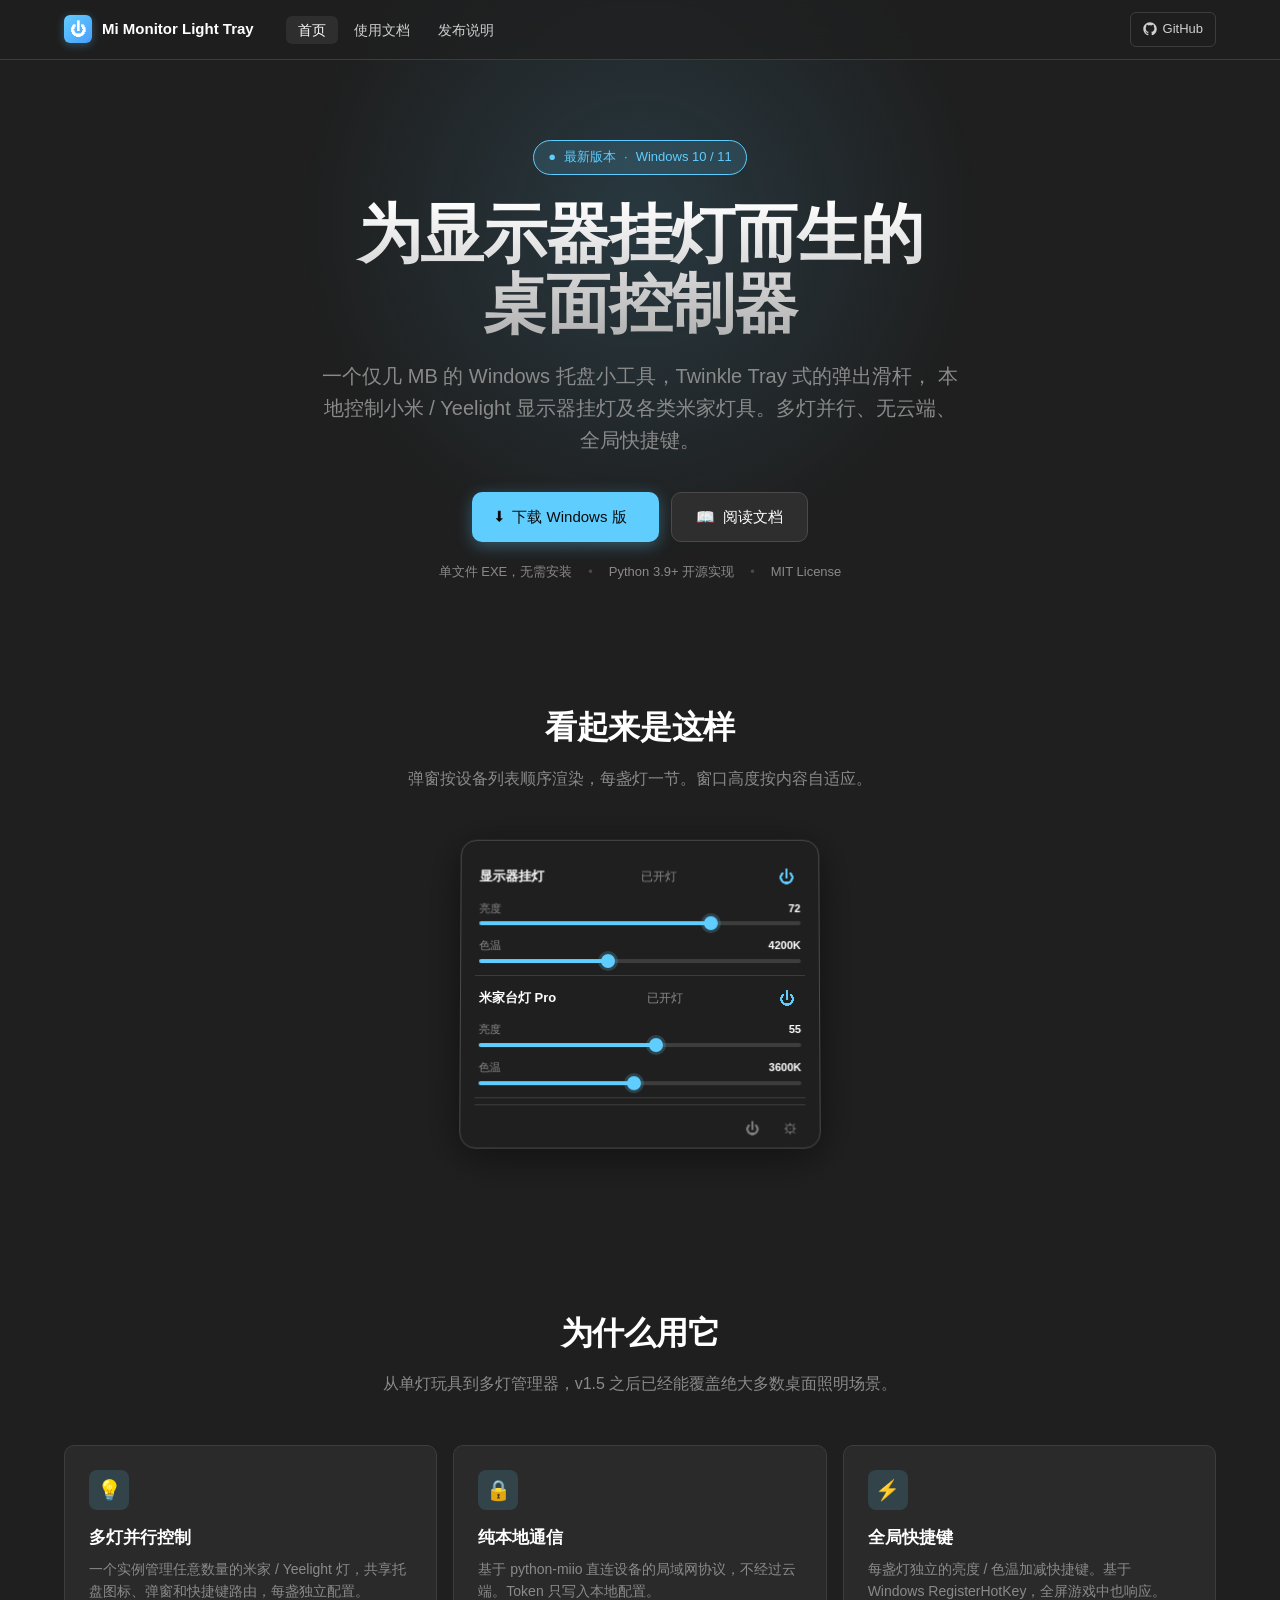
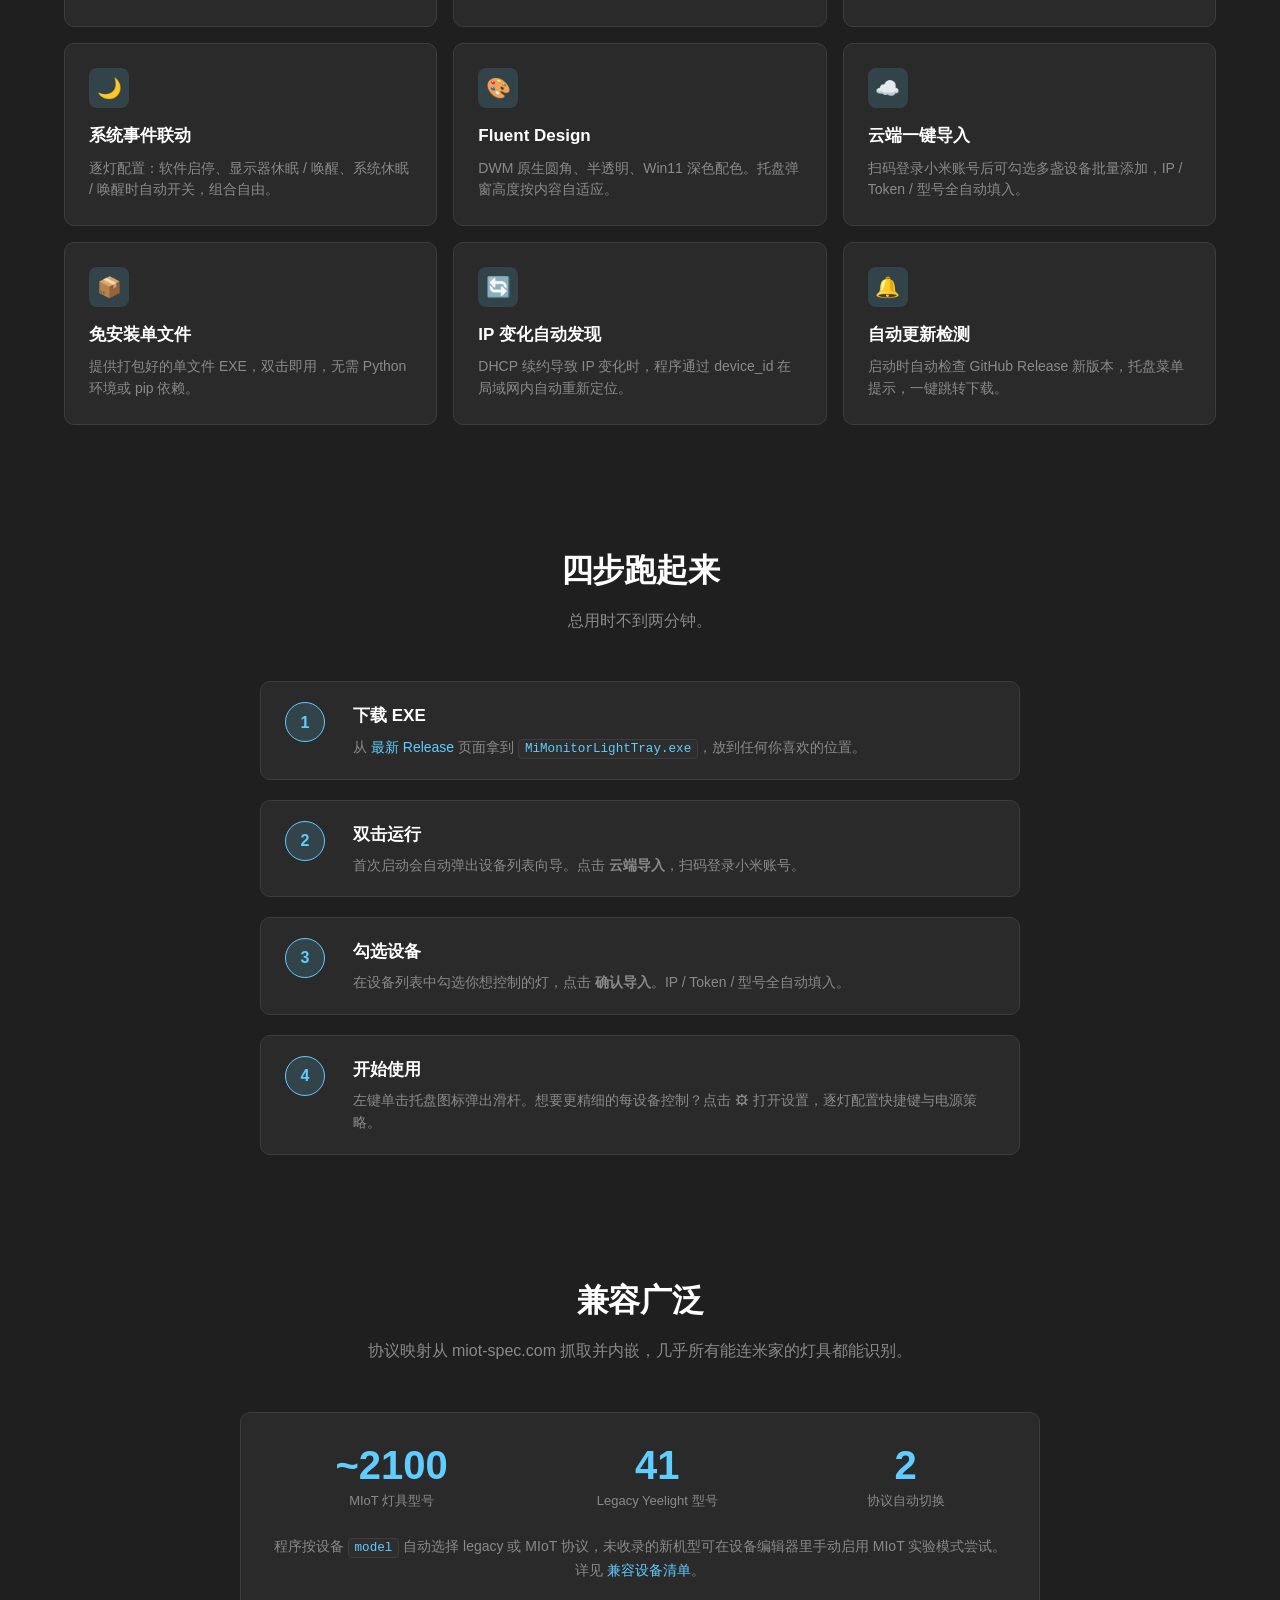
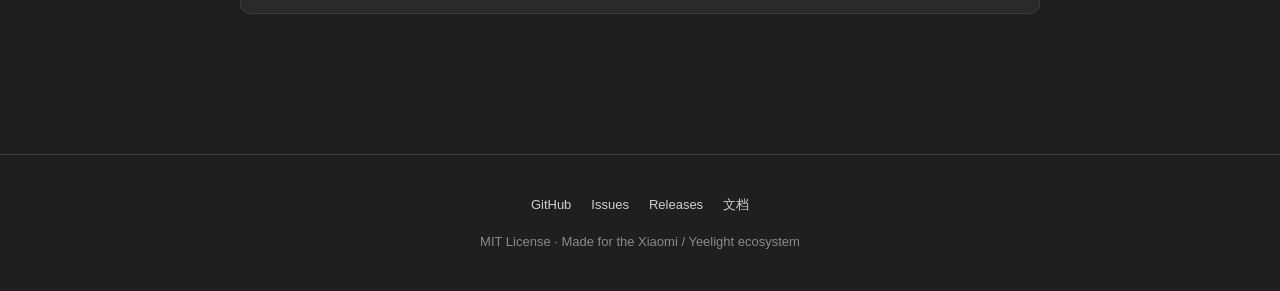
<file: docs/index.html>
<!DOCTYPE html>
<html lang="zh-CN">
<head>
<meta charset="UTF-8">
<meta name="viewport" content="width=device-width, initial-scale=1.0">
<title>Mi Monitor Light Tray — 小米显示器挂灯托盘控制器</title>
<meta name="description" content="Windows 系统托盘小工具，Twinkle Tray 式的弹出滑杆控制小米 / Yeelight 显示器挂灯。多灯并行、无云端、全局快捷键、免安装。">
<meta name="keywords" content="小米,Yeelight,显示器挂灯,Windows,托盘,亮度,色温,miio,Xiaomi">
<meta property="og:title" content="Mi Monitor Light Tray">
<meta property="og:description" content="Twinkle Tray 式的 Windows 托盘小工具，本地控制小米/Yeelight 挂灯与米家灯具。支持多灯并行。">
<meta property="og:type" content="website">
<link rel="icon" type="image/svg+xml" href="assets/img/favicon.svg">
<link rel="stylesheet" href="assets/css/style.css">
</head>
<body>

<nav class="nav">
    <div class="nav-inner">
        <a href="index.html" class="nav-logo">
            <span class="nav-logo-icon">⏻</span>
            <span>Mi Monitor Light Tray</span>
        </a>
        <ul class="nav-links">
            <li><a href="index.html">首页</a></li>
            <li><a href="guide.html">使用文档</a></li>
            <li><a href="releases.html">发布说明</a></li>
        </ul>
        <a href="https://github.com/awakaze/MiMonitorLightTray" class="nav-github" target="_blank" rel="noopener">
            <svg width="14" height="14" viewBox="0 0 24 24" fill="currentColor" aria-hidden="true">
                <path d="M12 .5C5.6.5.5 5.6.5 12c0 5.1 3.3 9.4 7.9 10.9.6.1.8-.3.8-.6v-2.2c-3.2.7-3.9-1.5-3.9-1.5-.5-1.4-1.3-1.7-1.3-1.7-1-.7.1-.7.1-.7 1.2.1 1.8 1.2 1.8 1.2 1 1.8 2.7 1.3 3.4 1 .1-.8.4-1.3.7-1.6-2.6-.3-5.3-1.3-5.3-5.8 0-1.3.5-2.3 1.2-3.2-.1-.3-.5-1.5.1-3.2 0 0 1-.3 3.2 1.2.9-.3 1.9-.4 2.9-.4s2 .1 2.9.4c2.2-1.5 3.2-1.2 3.2-1.2.6 1.6.2 2.9.1 3.2.7.8 1.2 1.9 1.2 3.2 0 4.5-2.8 5.5-5.4 5.8.4.4.8 1.1.8 2.2v3.3c0 .3.2.7.8.6 4.6-1.5 7.9-5.8 7.9-10.9C23.5 5.6 18.4.5 12 .5z"/>
            </svg>
            GitHub
        </a>
    </div>
</nav>

<main>

<section class="hero">
    <div class="hero-badge">
        <span>●</span>
        <span data-version>最新版本</span>
        <span>·</span>
        <span>Windows 10 / 11</span>
    </div>
    <h1>为显示器挂灯而生的<br>桌面控制器</h1>
    <p class="hero-sub">
        一个仅几 MB 的 Windows 托盘小工具，Twinkle Tray 式的弹出滑杆，
        本地控制小米 / Yeelight 显示器挂灯及各类米家灯具。多灯并行、无云端、全局快捷键。
    </p>
    <div class="hero-actions">
        <a class="btn btn-primary" data-download href="https://github.com/awakaze/MiMonitorLightTray/releases/latest" target="_blank" rel="noopener">
            <span>⬇</span>
            <span>下载 Windows 版</span>
            <span class="btn-size"></span>
        </a>
        <a class="btn btn-secondary" href="guide.html">
            <span>📖</span>
            <span>阅读文档</span>
        </a>
    </div>
    <div class="hero-meta">
        <span>单文件 EXE，无需安装</span>
        <span>Python 3.9+ 开源实现</span>
        <span>MIT License</span>
    </div>
</section>

<section>
    <h2 class="section-title">看起来是这样</h2>
    <p class="section-sub">弹窗按设备列表顺序渲染，每盏灯一节。窗口高度按内容自适应。</p>
    <div class="preview">
        <div class="preview-mock">

            <div class="mock-device">
                <div class="mock-device-header">
                    <span class="mock-device-name">显示器挂灯</span>
                    <span class="mock-device-status">已开灯</span>
                    <span class="mock-power on">⏻</span>
                </div>
                <div class="mock-slider-label"><span>亮度</span><span>72</span></div>
                <div class="mock-slider">
                    <div class="mock-slider-fill" style="width: 72%"></div>
                    <div class="mock-slider-thumb" style="left: 72%"></div>
                </div>
                <div class="mock-slider-label"><span>色温</span><span>4200K</span></div>
                <div class="mock-slider">
                    <div class="mock-slider-fill" style="width: 40%"></div>
                    <div class="mock-slider-thumb" style="left: 40%"></div>
                </div>
            </div>

            <div class="mock-device">
                <div class="mock-device-header">
                    <span class="mock-device-name">米家台灯 Pro</span>
                    <span class="mock-device-status">已开灯</span>
                    <span class="mock-power on">⏻</span>
                </div>
                <div class="mock-slider-label"><span>亮度</span><span>55</span></div>
                <div class="mock-slider">
                    <div class="mock-slider-fill" style="width: 55%"></div>
                    <div class="mock-slider-thumb" style="left: 55%"></div>
                </div>
                <div class="mock-slider-label"><span>色温</span><span>3600K</span></div>
                <div class="mock-slider">
                    <div class="mock-slider-fill" style="width: 48%"></div>
                    <div class="mock-slider-thumb" style="left: 48%"></div>
                </div>
            </div>

            <div class="mock-footer">
                <span class="mock-footer-btn">⏻</span>
                <span class="mock-footer-btn">⚙</span>
            </div>
        </div>
    </div>
</section>

<section>
    <h2 class="section-title">为什么用它</h2>
    <p class="section-sub">从单灯玩具到多灯管理器，v1.5 之后已经能覆盖绝大多数桌面照明场景。</p>
    <div class="features">

        <div class="feature">
            <div class="feature-icon">💡</div>
            <h3>多灯并行控制</h3>
            <p>一个实例管理任意数量的米家 / Yeelight 灯，共享托盘图标、弹窗和快捷键路由，每盏独立配置。</p>
        </div>

        <div class="feature">
            <div class="feature-icon">🔒</div>
            <h3>纯本地通信</h3>
            <p>基于 python-miio 直连设备的局域网协议，不经过云端。Token 只写入本地配置。</p>
        </div>

        <div class="feature">
            <div class="feature-icon">⚡</div>
            <h3>全局快捷键</h3>
            <p>每盏灯独立的亮度 / 色温加减快捷键。基于 Windows RegisterHotKey，全屏游戏中也响应。</p>
        </div>

        <div class="feature">
            <div class="feature-icon">🌙</div>
            <h3>系统事件联动</h3>
            <p>逐灯配置：软件启停、显示器休眠 / 唤醒、系统休眠 / 唤醒时自动开关，组合自由。</p>
        </div>

        <div class="feature">
            <div class="feature-icon">🎨</div>
            <h3>Fluent Design</h3>
            <p>DWM 原生圆角、半透明、Win11 深色配色。托盘弹窗高度按内容自适应。</p>
        </div>

        <div class="feature">
            <div class="feature-icon">☁️</div>
            <h3>云端一键导入</h3>
            <p>扫码登录小米账号后可勾选多盏设备批量添加，IP / Token / 型号全自动填入。</p>
        </div>

        <div class="feature">
            <div class="feature-icon">📦</div>
            <h3>免安装单文件</h3>
            <p>提供打包好的单文件 EXE，双击即用，无需 Python 环境或 pip 依赖。</p>
        </div>

        <div class="feature">
            <div class="feature-icon">🔄</div>
            <h3>IP 变化自动发现</h3>
            <p>DHCP 续约导致 IP 变化时，程序通过 device_id 在局域网内自动重新定位。</p>
        </div>

        <div class="feature">
            <div class="feature-icon">🔔</div>
            <h3>自动更新检测</h3>
            <p>启动时自动检查 GitHub Release 新版本，托盘菜单提示，一键跳转下载。</p>
        </div>

    </div>
</section>

<section>
    <h2 class="section-title">四步跑起来</h2>
    <p class="section-sub">总用时不到两分钟。</p>
    <div class="steps">

        <div class="step">
            <div class="step-num">1</div>
            <div>
                <h3>下载 EXE</h3>
                <p>从 <a data-download href="https://github.com/awakaze/MiMonitorLightTray/releases/latest" target="_blank" rel="noopener">最新 Release</a> 页面拿到 <code>MiMonitorLightTray.exe</code>，放到任何你喜欢的位置。</p>
            </div>
        </div>

        <div class="step">
            <div class="step-num">2</div>
            <div>
                <h3>双击运行</h3>
                <p>首次启动会自动弹出设备列表向导。点击 <strong>云端导入</strong>，扫码登录小米账号。</p>
            </div>
        </div>

        <div class="step">
            <div class="step-num">3</div>
            <div>
                <h3>勾选设备</h3>
                <p>在设备列表中勾选你想控制的灯，点击 <strong>确认导入</strong>。IP / Token / 型号全自动填入。</p>
            </div>
        </div>

        <div class="step">
            <div class="step-num">4</div>
            <div>
                <h3>开始使用</h3>
                <p>左键单击托盘图标弹出滑杆。想要更精细的每设备控制？点击 <strong>⚙</strong> 打开设置，逐灯配置快捷键与电源策略。</p>
            </div>
        </div>

    </div>
</section>

<section>
    <h2 class="section-title">兼容广泛</h2>
    <p class="section-sub">协议映射从 miot-spec.com 抓取并内嵌，几乎所有能连米家的灯具都能识别。</p>
    <div class="compat">
        <div class="compat-stat">
            <div class="compat-stat-item">
                <div class="compat-stat-num">~2100</div>
                <div class="compat-stat-label">MIoT 灯具型号</div>
            </div>
            <div class="compat-stat-item">
                <div class="compat-stat-num">41</div>
                <div class="compat-stat-label">Legacy Yeelight 型号</div>
            </div>
            <div class="compat-stat-item">
                <div class="compat-stat-num">2</div>
                <div class="compat-stat-label">协议自动切换</div>
            </div>
        </div>
        <p style="color: var(--text-muted); font-size: 14px; text-align: center; margin: 0;">
            程序按设备 <code>model</code> 自动选择 legacy 或 MIoT 协议，未收录的新机型可在设备编辑器里手动启用 MIoT 实验模式尝试。
            详见 <a href="guide.html#兼容设备">兼容设备清单</a>。
        </p>
    </div>
</section>

</main>

<footer>
    <div class="footer-links">
        <a href="https://github.com/awakaze/MiMonitorLightTray" target="_blank" rel="noopener">GitHub</a>
        <a href="https://github.com/awakaze/MiMonitorLightTray/issues" target="_blank" rel="noopener">Issues</a>
        <a href="https://github.com/awakaze/MiMonitorLightTray/releases" target="_blank" rel="noopener">Releases</a>
        <a href="guide.html">文档</a>
    </div>
    <div>MIT License · Made for the Xiaomi / Yeelight ecosystem</div>
</footer>

<script src="assets/js/main.js"></script>
</body>
</html>
</file>
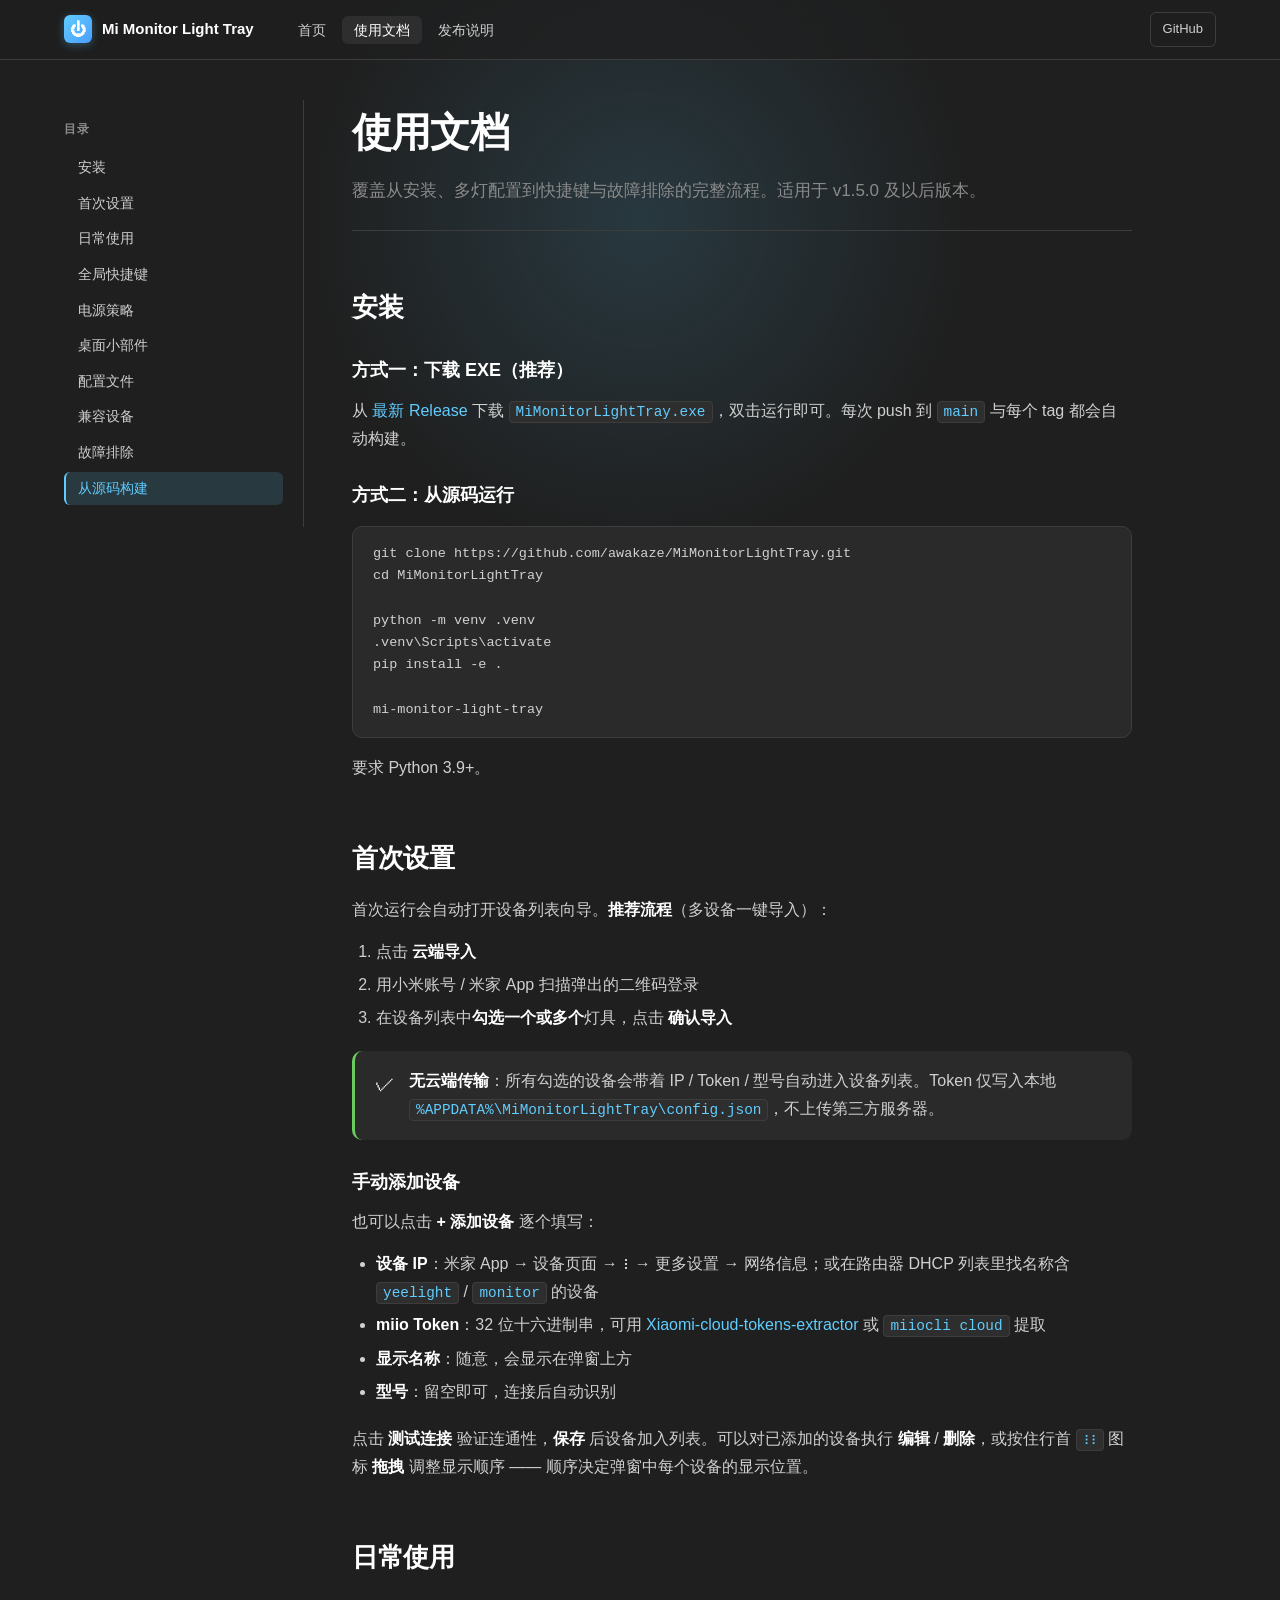
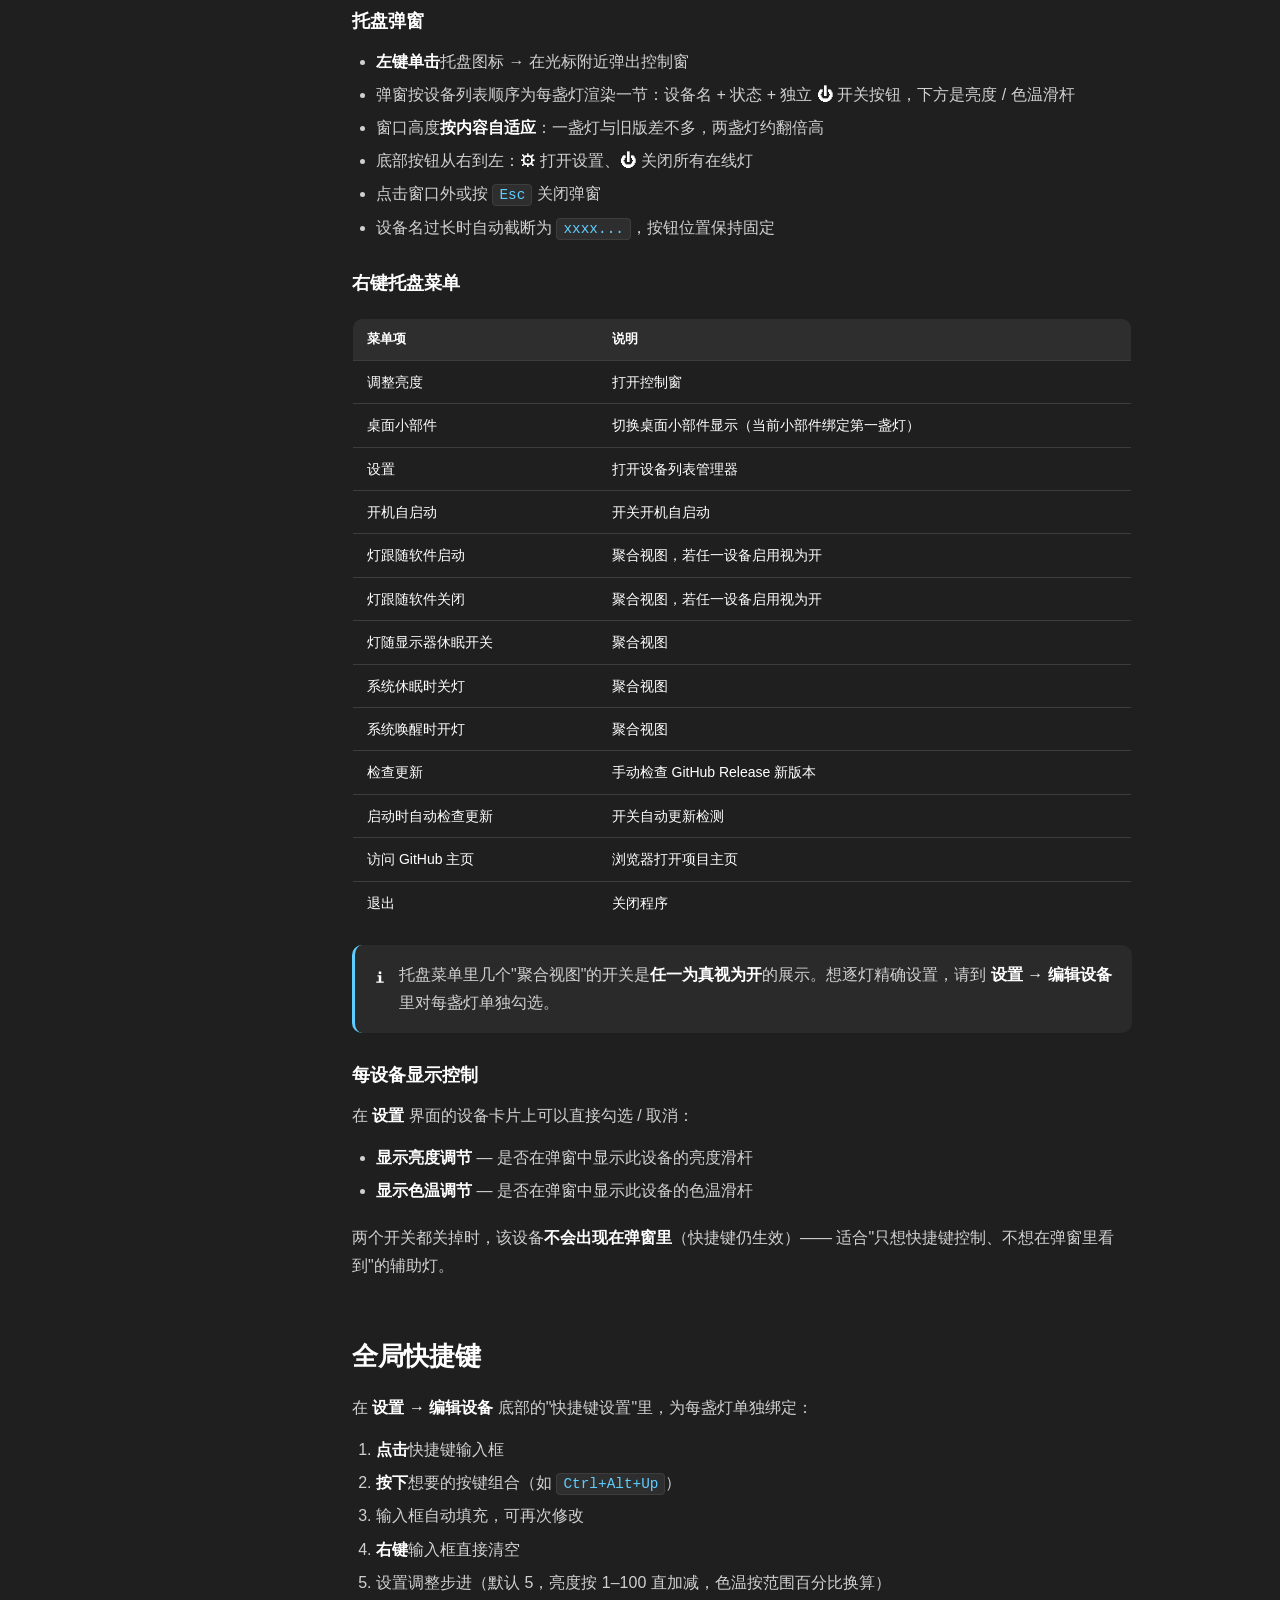
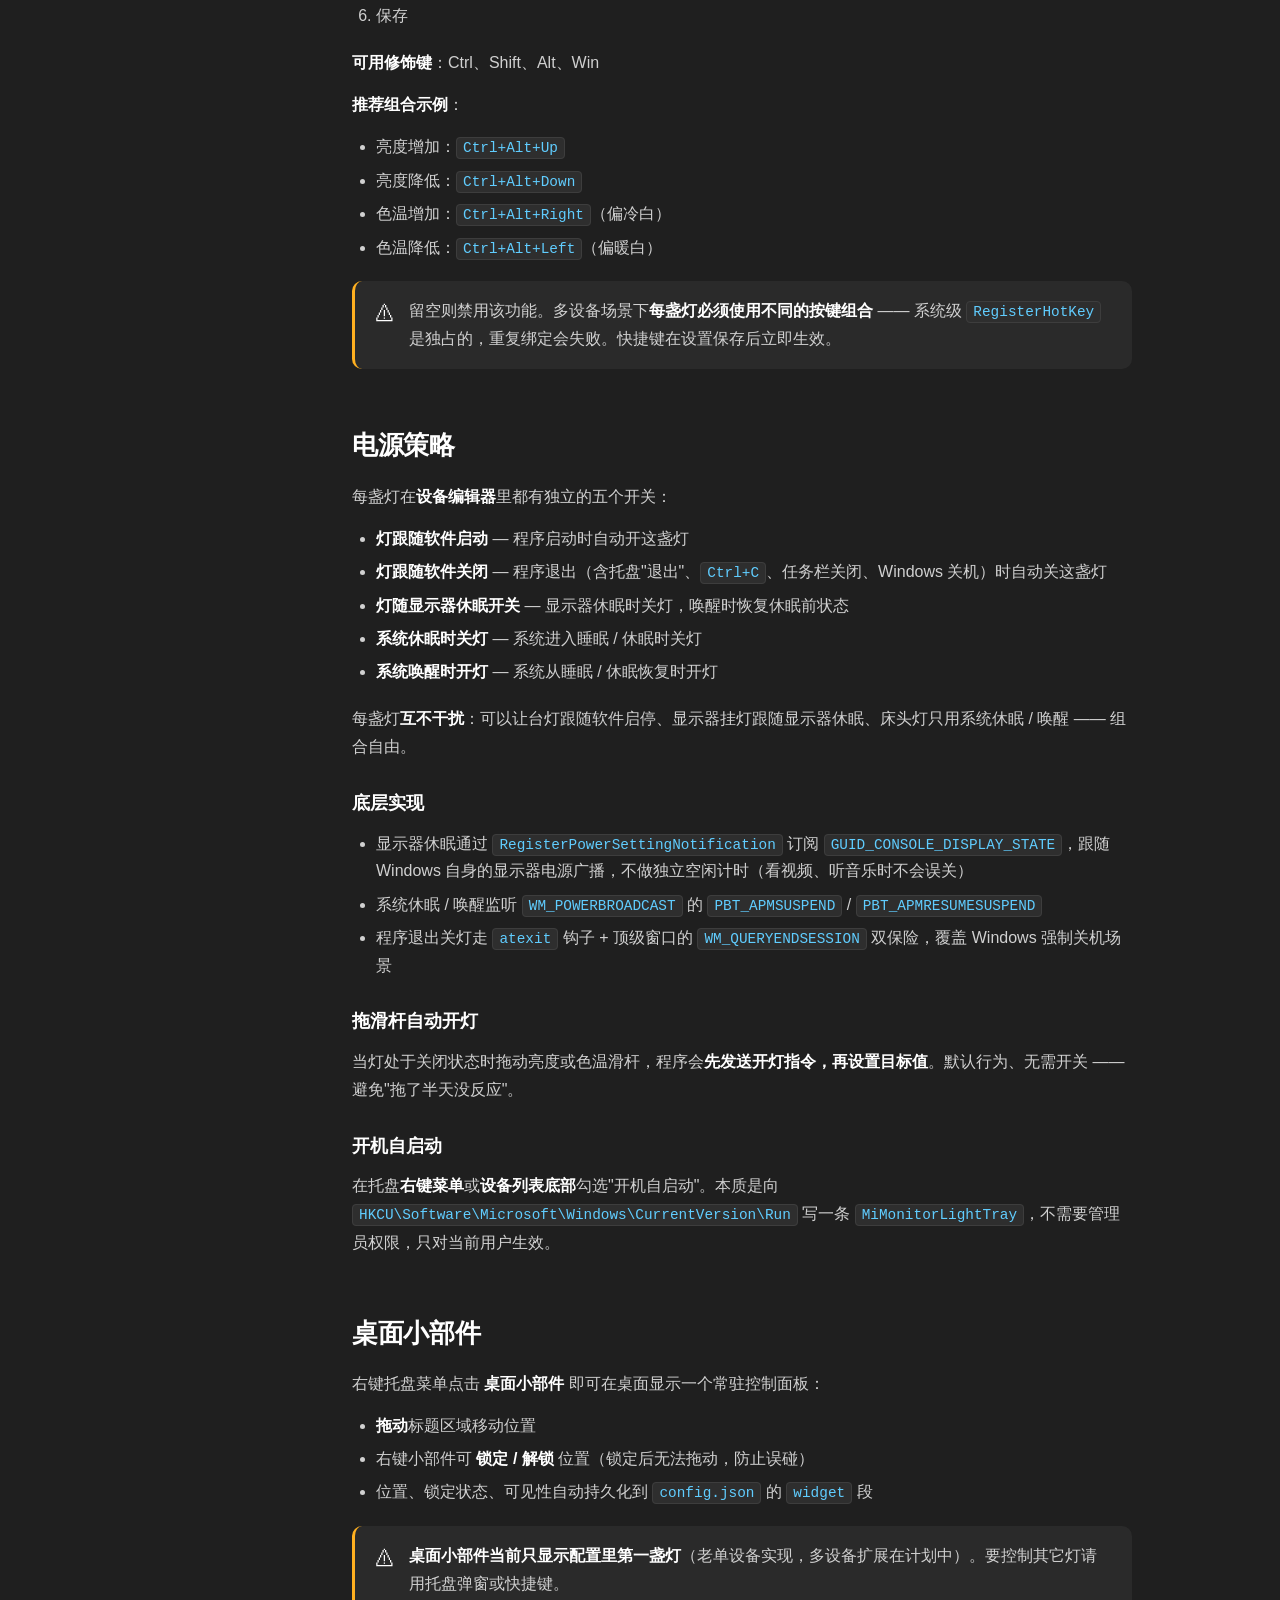
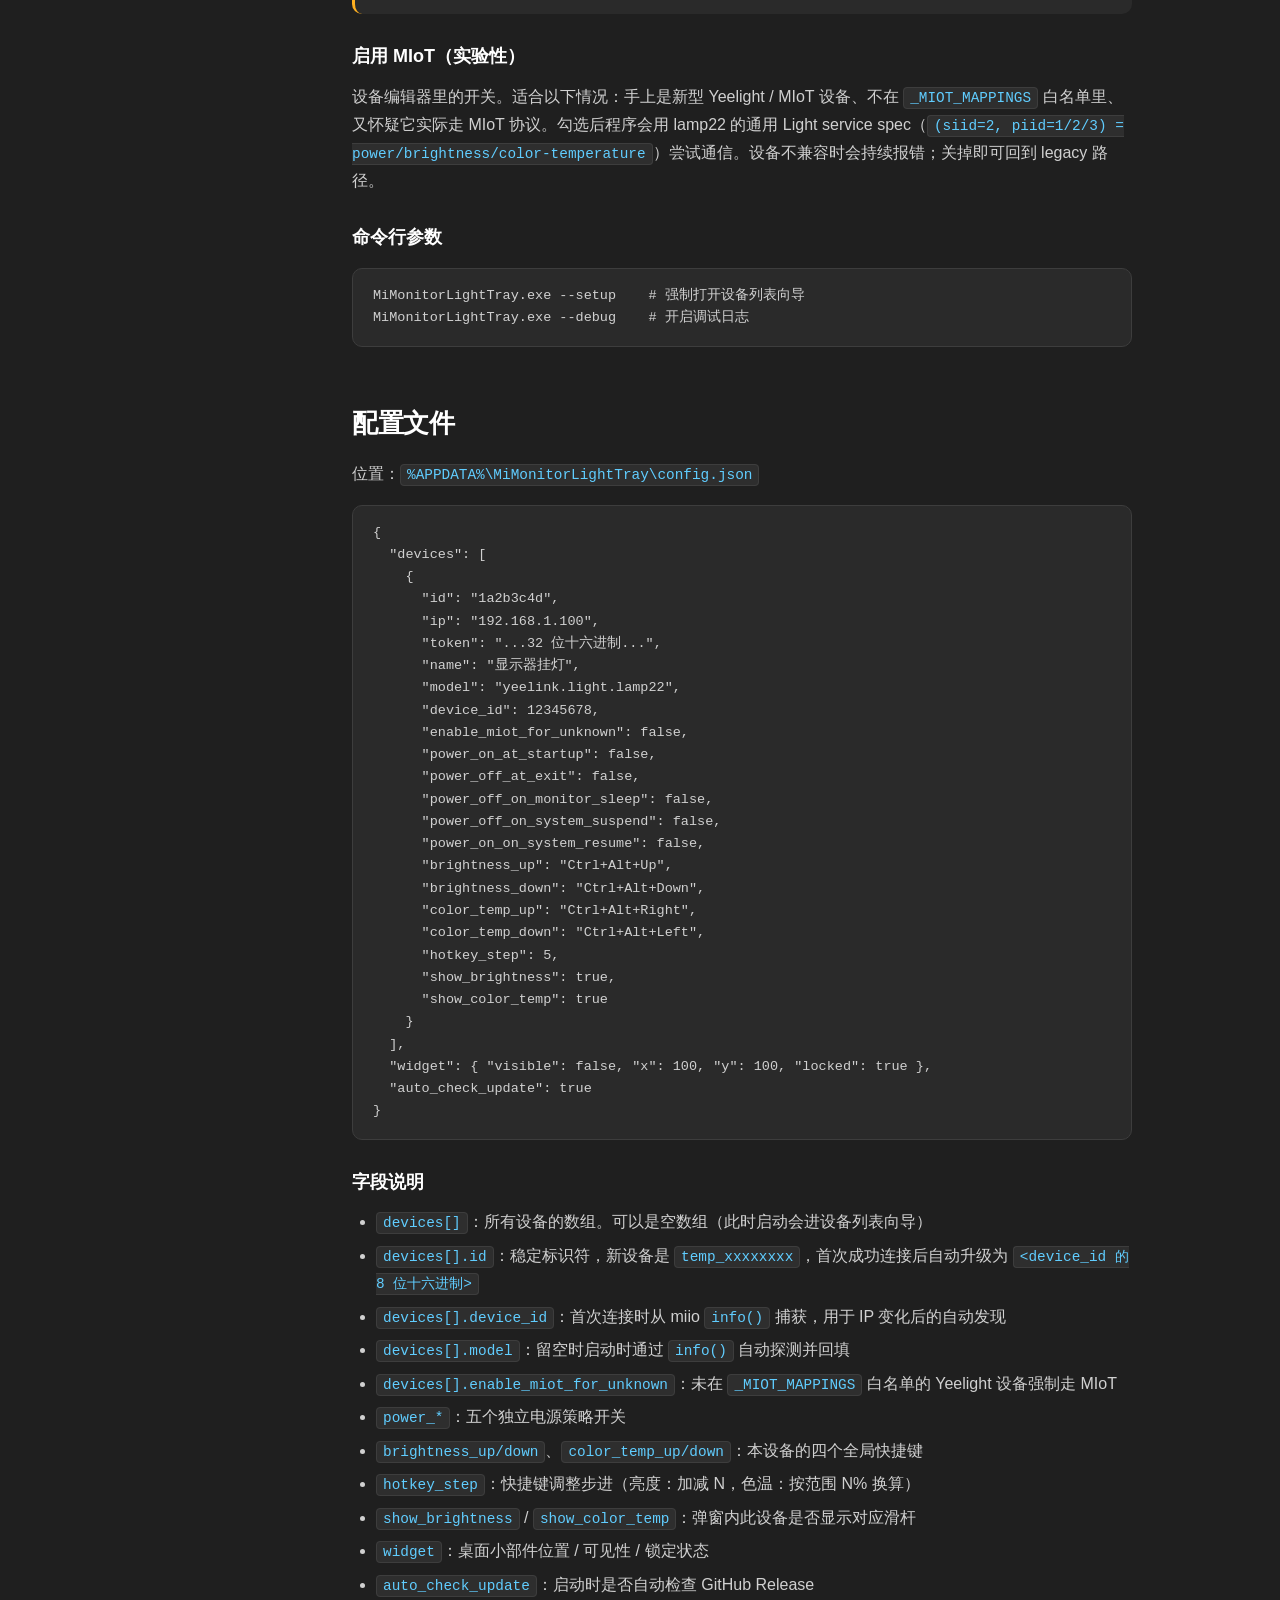
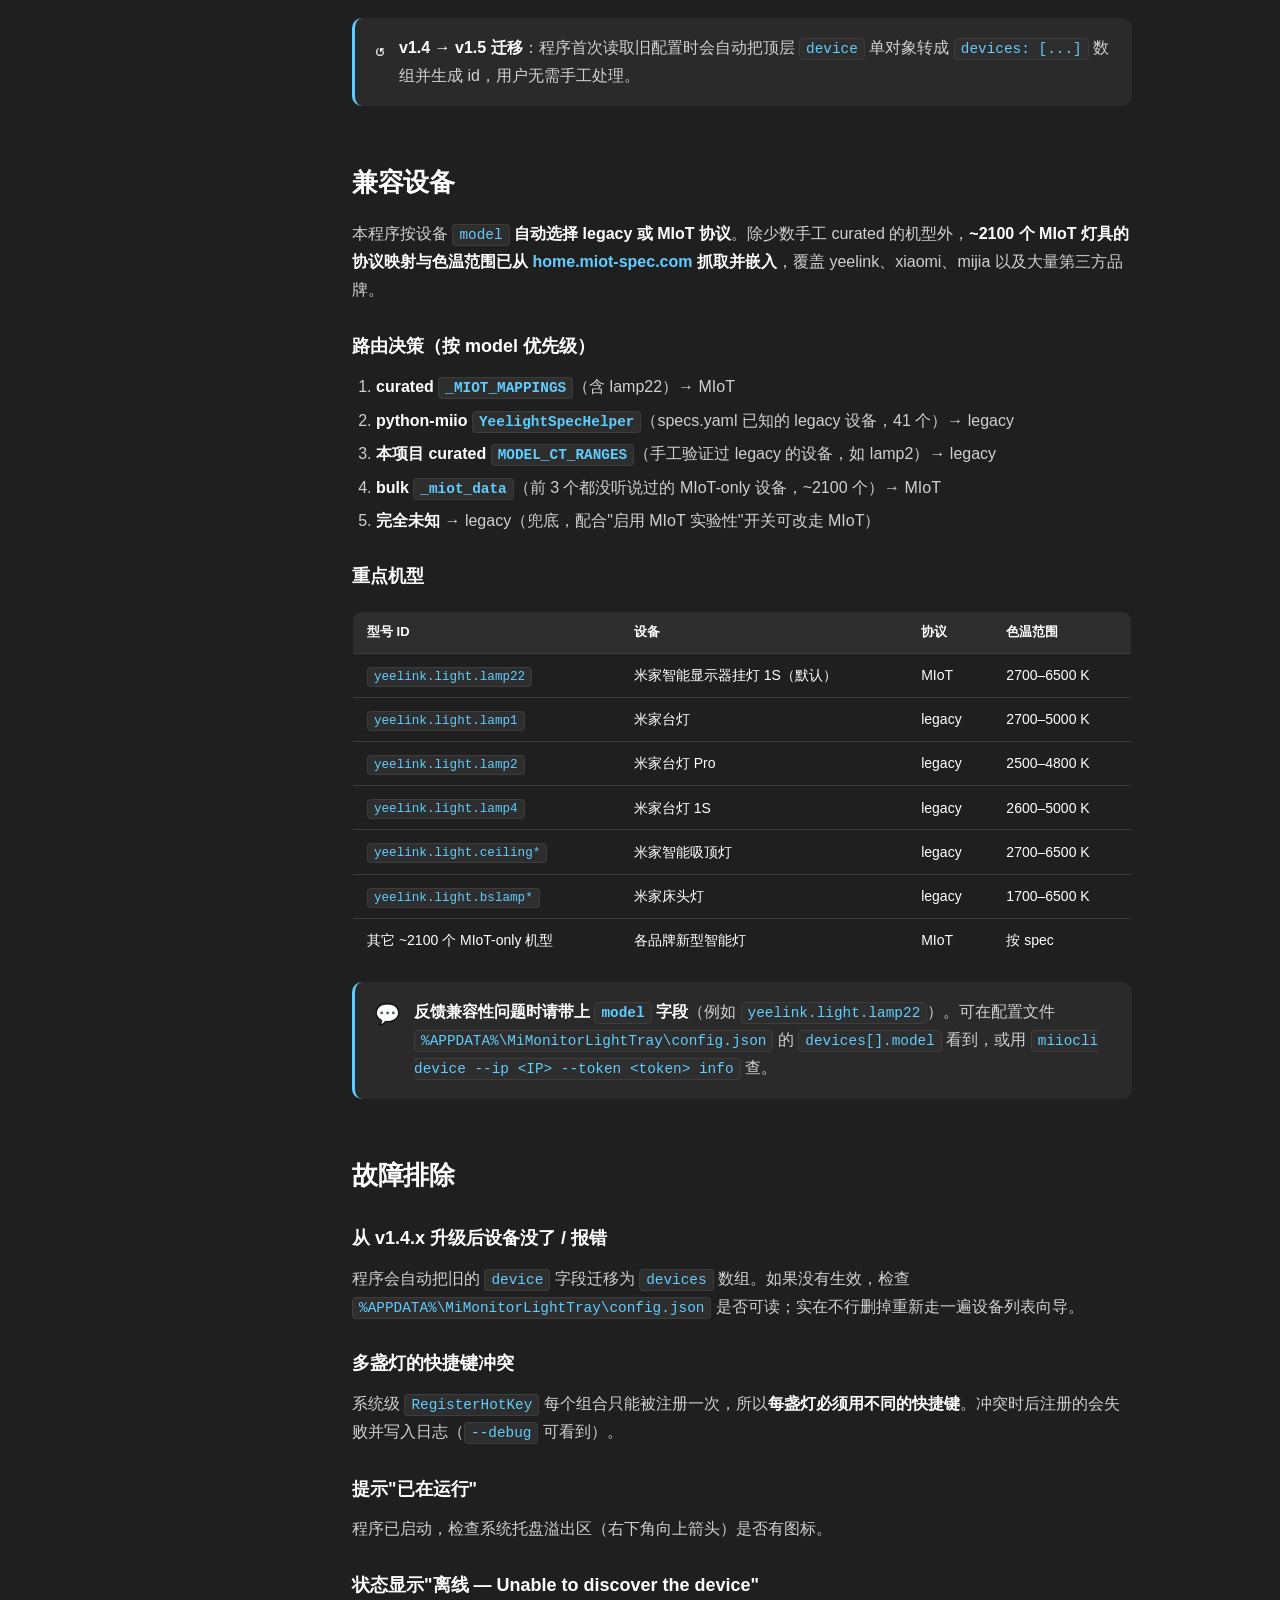
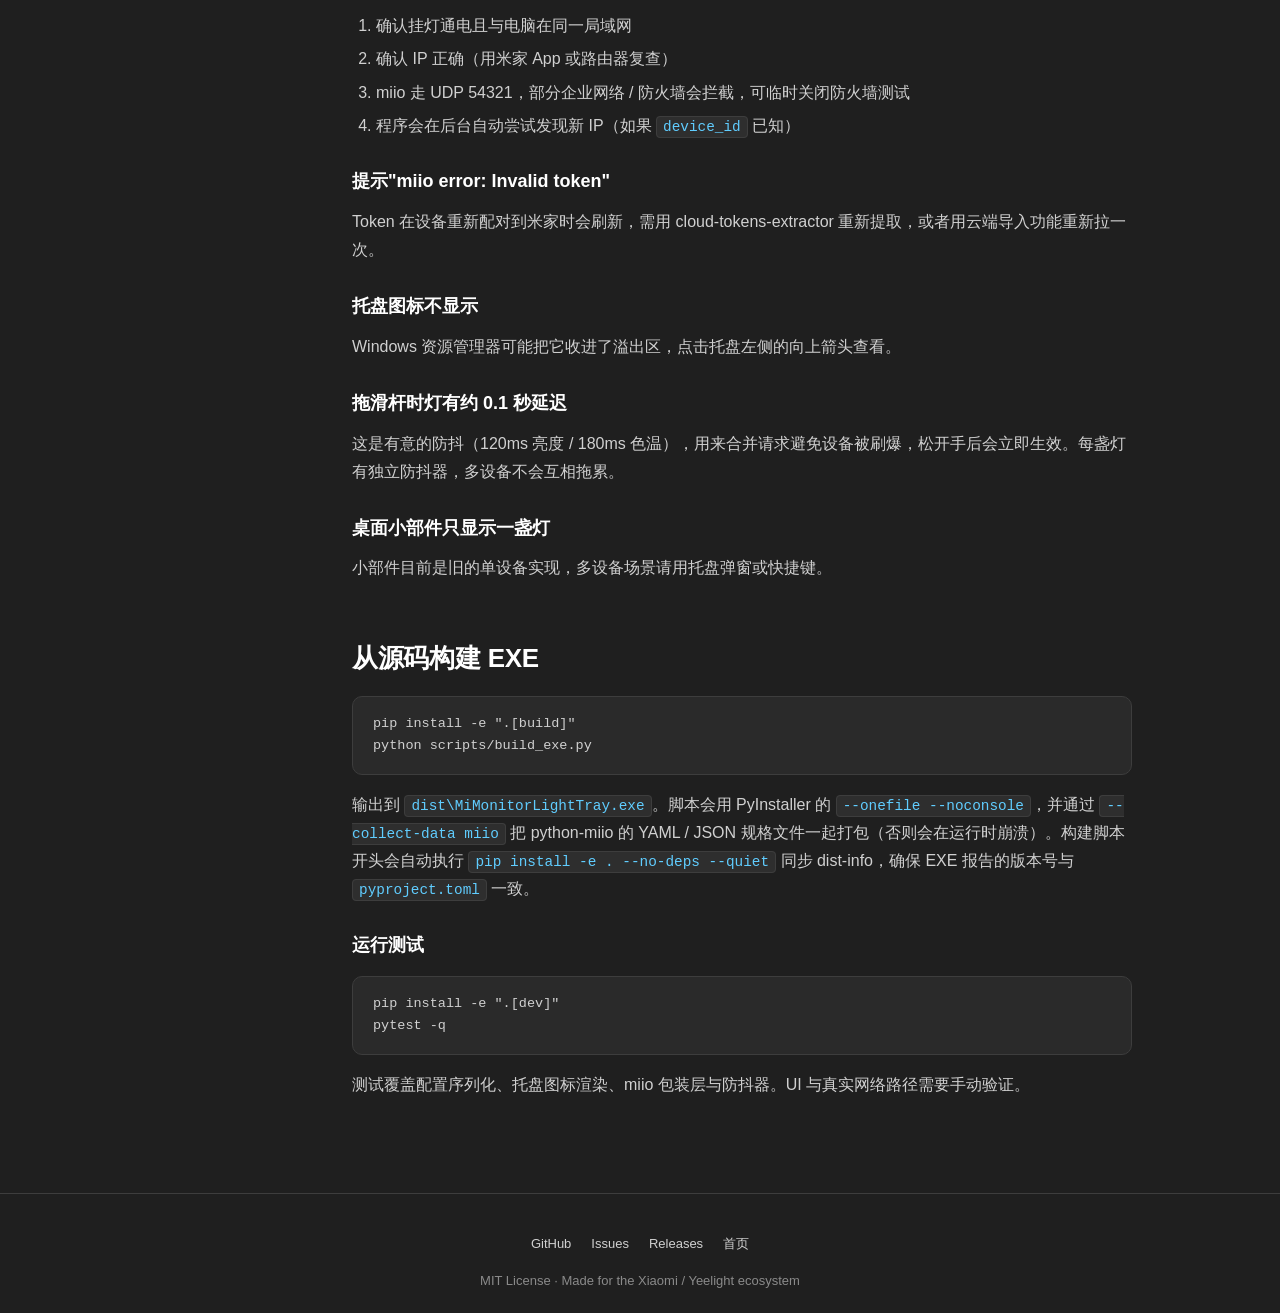
<file: docs/guide.html>
<!DOCTYPE html>
<html lang="zh-CN">
<head>
<meta charset="UTF-8">
<meta name="viewport" content="width=device-width, initial-scale=1.0">
<title>使用文档 — Mi Monitor Light Tray</title>
<meta name="description" content="Mi Monitor Light Tray 使用手册：安装、多灯配置、快捷键、电源策略、故障排除。">
<link rel="icon" type="image/svg+xml" href="assets/img/favicon.svg">
<link rel="stylesheet" href="assets/css/style.css">
</head>
<body>

<nav class="nav">
    <div class="nav-inner">
        <a href="index.html" class="nav-logo">
            <span class="nav-logo-icon">⏻</span>
            <span>Mi Monitor Light Tray</span>
        </a>
        <ul class="nav-links">
            <li><a href="index.html">首页</a></li>
            <li><a href="guide.html">使用文档</a></li>
            <li><a href="releases.html">发布说明</a></li>
        </ul>
        <a href="https://github.com/awakaze/MiMonitorLightTray" class="nav-github" target="_blank" rel="noopener">GitHub</a>
    </div>
</nav>

<main>
<div class="doc-layout">

<aside class="doc-toc">
    <h4>目录</h4>
    <ul>
        <li><a href="#安装">安装</a></li>
        <li><a href="#首次设置">首次设置</a></li>
        <li><a href="#使用">日常使用</a></li>
        <li><a href="#快捷键">全局快捷键</a></li>
        <li><a href="#电源策略">电源策略</a></li>
        <li><a href="#桌面小部件">桌面小部件</a></li>
        <li><a href="#配置文件">配置文件</a></li>
        <li><a href="#兼容设备">兼容设备</a></li>
        <li><a href="#故障排除">故障排除</a></li>
        <li><a href="#从源码构建">从源码构建</a></li>
    </ul>
</aside>

<article class="doc-content">

<h1>使用文档</h1>
<p class="doc-lead">
    覆盖从安装、多灯配置到快捷键与故障排除的完整流程。适用于 v1.5.0 及以后版本。
</p>

<h2 id="安装">安装</h2>

<h3>方式一：下载 EXE（推荐）</h3>
<p>从 <a href="https://github.com/awakaze/MiMonitorLightTray/releases/latest" target="_blank" rel="noopener">最新 Release</a> 下载 <code>MiMonitorLightTray.exe</code>，双击运行即可。每次 push 到 <code>main</code> 与每个 tag 都会自动构建。</p>

<h3>方式二：从源码运行</h3>
<pre><code>git clone https://github.com/awakaze/MiMonitorLightTray.git
cd MiMonitorLightTray

python -m venv .venv
.venv\Scripts\activate
pip install -e .

mi-monitor-light-tray</code></pre>
<p>要求 Python 3.9+。</p>

<h2 id="首次设置">首次设置</h2>

<p>首次运行会自动打开设备列表向导。<strong>推荐流程</strong>（多设备一键导入）：</p>
<ol>
    <li>点击 <strong>云端导入</strong></li>
    <li>用小米账号 / 米家 App 扫描弹出的二维码登录</li>
    <li>在设备列表中<strong>勾选一个或多个</strong>灯具，点击 <strong>确认导入</strong></li>
</ol>

<div class="callout callout-success">
    <div class="callout-icon">✓</div>
    <div class="callout-body">
        <p><strong>无云端传输</strong>：所有勾选的设备会带着 IP / Token / 型号自动进入设备列表。Token 仅写入本地 <code>%APPDATA%\MiMonitorLightTray\config.json</code>，不上传第三方服务器。</p>
    </div>
</div>

<h3>手动添加设备</h3>
<p>也可以点击 <strong>+ 添加设备</strong> 逐个填写：</p>
<ul>
    <li><strong>设备 IP</strong>：米家 App → 设备页面 → ⋮ → 更多设置 → 网络信息；或在路由器 DHCP 列表里找名称含 <code>yeelight</code> / <code>monitor</code> 的设备</li>
    <li><strong>miio Token</strong>：32 位十六进制串，可用 <a href="https://github.com/PiotrMachowski/Xiaomi-cloud-tokens-extractor" target="_blank" rel="noopener">Xiaomi-cloud-tokens-extractor</a> 或 <code>miiocli cloud</code> 提取</li>
    <li><strong>显示名称</strong>：随意，会显示在弹窗上方</li>
    <li><strong>型号</strong>：留空即可，连接后自动识别</li>
</ul>
<p>点击 <strong>测试连接</strong> 验证连通性，<strong>保存</strong> 后设备加入列表。可以对已添加的设备执行 <strong>编辑</strong> / <strong>删除</strong>，或按住行首 <code>⋮⋮</code> 图标 <strong>拖拽</strong> 调整显示顺序 —— 顺序决定弹窗中每个设备的显示位置。</p>

<h2 id="使用">日常使用</h2>

<h3>托盘弹窗</h3>
<ul>
    <li><strong>左键单击</strong>托盘图标 → 在光标附近弹出控制窗</li>
    <li>弹窗按设备列表顺序为每盏灯渲染一节：设备名 + 状态 + 独立 <strong>⏻</strong> 开关按钮，下方是亮度 / 色温滑杆</li>
    <li>窗口高度<strong>按内容自适应</strong>：一盏灯与旧版差不多，两盏灯约翻倍高</li>
    <li>底部按钮从右到左：<strong>⚙</strong> 打开设置、<strong>⏻</strong> 关闭所有在线灯</li>
    <li>点击窗口外或按 <code>Esc</code> 关闭弹窗</li>
    <li>设备名过长时自动截断为 <code>xxxx...</code>，按钮位置保持固定</li>
</ul>

<h3>右键托盘菜单</h3>
<table>
<thead><tr><th>菜单项</th><th>说明</th></tr></thead>
<tbody>
<tr><td>调整亮度</td><td>打开控制窗</td></tr>
<tr><td>桌面小部件</td><td>切换桌面小部件显示（当前小部件绑定第一盏灯）</td></tr>
<tr><td>设置</td><td>打开设备列表管理器</td></tr>
<tr><td>开机自启动</td><td>开关开机自启动</td></tr>
<tr><td>灯跟随软件启动</td><td>聚合视图，若任一设备启用视为开</td></tr>
<tr><td>灯跟随软件关闭</td><td>聚合视图，若任一设备启用视为开</td></tr>
<tr><td>灯随显示器休眠开关</td><td>聚合视图</td></tr>
<tr><td>系统休眠时关灯</td><td>聚合视图</td></tr>
<tr><td>系统唤醒时开灯</td><td>聚合视图</td></tr>
<tr><td>检查更新</td><td>手动检查 GitHub Release 新版本</td></tr>
<tr><td>启动时自动检查更新</td><td>开关自动更新检测</td></tr>
<tr><td>访问 GitHub 主页</td><td>浏览器打开项目主页</td></tr>
<tr><td>退出</td><td>关闭程序</td></tr>
</tbody>
</table>

<div class="callout callout-info">
    <div class="callout-icon">ℹ</div>
    <div class="callout-body">
        <p>托盘菜单里几个"聚合视图"的开关是<strong>任一为真视为开</strong>的展示。想逐灯精确设置，请到 <strong>设置 → 编辑设备</strong> 里对每盏灯单独勾选。</p>
    </div>
</div>

<h3>每设备显示控制</h3>
<p>在 <strong>设置</strong> 界面的设备卡片上可以直接勾选 / 取消：</p>
<ul>
    <li><strong>显示亮度调节</strong> — 是否在弹窗中显示此设备的亮度滑杆</li>
    <li><strong>显示色温调节</strong> — 是否在弹窗中显示此设备的色温滑杆</li>
</ul>
<p>两个开关都关掉时，该设备<strong>不会出现在弹窗里</strong>（快捷键仍生效）—— 适合"只想快捷键控制、不想在弹窗里看到"的辅助灯。</p>

<h2 id="快捷键">全局快捷键</h2>

<p>在 <strong>设置 → 编辑设备</strong> 底部的"快捷键设置"里，为每盏灯单独绑定：</p>
<ol>
    <li><strong>点击</strong>快捷键输入框</li>
    <li><strong>按下</strong>想要的按键组合（如 <code>Ctrl+Alt+Up</code>）</li>
    <li>输入框自动填充，可再次修改</li>
    <li><strong>右键</strong>输入框直接清空</li>
    <li>设置调整步进（默认 5，亮度按 1–100 直加减，色温按范围百分比换算）</li>
    <li>保存</li>
</ol>

<p><strong>可用修饰键</strong>：Ctrl、Shift、Alt、Win</p>
<p><strong>推荐组合示例</strong>：</p>
<ul>
    <li>亮度增加：<code>Ctrl+Alt+Up</code></li>
    <li>亮度降低：<code>Ctrl+Alt+Down</code></li>
    <li>色温增加：<code>Ctrl+Alt+Right</code>（偏冷白）</li>
    <li>色温降低：<code>Ctrl+Alt+Left</code>（偏暖白）</li>
</ul>

<div class="callout callout-warn">
    <div class="callout-icon">⚠</div>
    <div class="callout-body">
        <p>留空则禁用该功能。多设备场景下<strong>每盏灯必须使用不同的按键组合</strong> —— 系统级 <code>RegisterHotKey</code> 是独占的，重复绑定会失败。快捷键在设置保存后立即生效。</p>
    </div>
</div>

<h2 id="电源策略">电源策略</h2>

<p>每盏灯在<strong>设备编辑器</strong>里都有独立的五个开关：</p>
<ul>
    <li><strong>灯跟随软件启动</strong> — 程序启动时自动开这盏灯</li>
    <li><strong>灯跟随软件关闭</strong> — 程序退出（含托盘"退出"、<code>Ctrl+C</code>、任务栏关闭、Windows 关机）时自动关这盏灯</li>
    <li><strong>灯随显示器休眠开关</strong> — 显示器休眠时关灯，唤醒时恢复休眠前状态</li>
    <li><strong>系统休眠时关灯</strong> — 系统进入睡眠 / 休眠时关灯</li>
    <li><strong>系统唤醒时开灯</strong> — 系统从睡眠 / 休眠恢复时开灯</li>
</ul>

<p>每盏灯<strong>互不干扰</strong>：可以让台灯跟随软件启停、显示器挂灯跟随显示器休眠、床头灯只用系统休眠 / 唤醒 —— 组合自由。</p>

<h3>底层实现</h3>
<ul>
    <li>显示器休眠通过 <code>RegisterPowerSettingNotification</code> 订阅 <code>GUID_CONSOLE_DISPLAY_STATE</code>，跟随 Windows 自身的显示器电源广播，不做独立空闲计时（看视频、听音乐时不会误关）</li>
    <li>系统休眠 / 唤醒监听 <code>WM_POWERBROADCAST</code> 的 <code>PBT_APMSUSPEND</code> / <code>PBT_APMRESUMESUSPEND</code></li>
    <li>程序退出关灯走 <code>atexit</code> 钩子 + 顶级窗口的 <code>WM_QUERYENDSESSION</code> 双保险，覆盖 Windows 强制关机场景</li>
</ul>

<h3>拖滑杆自动开灯</h3>
<p>当灯处于关闭状态时拖动亮度或色温滑杆，程序会<strong>先发送开灯指令，再设置目标值</strong>。默认行为、无需开关 —— 避免"拖了半天没反应"。</p>

<h3>开机自启动</h3>
<p>在托盘<strong>右键菜单</strong>或<strong>设备列表底部</strong>勾选"开机自启动"。本质是向 <code>HKCU\Software\Microsoft\Windows\CurrentVersion\Run</code> 写一条 <code>MiMonitorLightTray</code>，不需要管理员权限，只对当前用户生效。</p>

<h2 id="桌面小部件">桌面小部件</h2>

<p>右键托盘菜单点击 <strong>桌面小部件</strong> 即可在桌面显示一个常驻控制面板：</p>
<ul>
    <li><strong>拖动</strong>标题区域移动位置</li>
    <li>右键小部件可 <strong>锁定 / 解锁</strong> 位置（锁定后无法拖动，防止误碰）</li>
    <li>位置、锁定状态、可见性自动持久化到 <code>config.json</code> 的 <code>widget</code> 段</li>
</ul>

<div class="callout callout-warn">
    <div class="callout-icon">⚠</div>
    <div class="callout-body">
        <p><strong>桌面小部件当前只显示配置里第一盏灯</strong>（老单设备实现，多设备扩展在计划中）。要控制其它灯请用托盘弹窗或快捷键。</p>
    </div>
</div>

<h3>启用 MIoT（实验性）</h3>
<p>设备编辑器里的开关。适合以下情况：手上是新型 Yeelight / MIoT 设备、不在 <code>_MIOT_MAPPINGS</code> 白名单里、又怀疑它实际走 MIoT 协议。勾选后程序会用 lamp22 的通用 Light service spec（<code>(siid=2, piid=1/2/3) = power/brightness/color-temperature</code>）尝试通信。设备不兼容时会持续报错；关掉即可回到 legacy 路径。</p>

<h3>命令行参数</h3>
<pre><code>MiMonitorLightTray.exe --setup    # 强制打开设备列表向导
MiMonitorLightTray.exe --debug    # 开启调试日志</code></pre>

<h2 id="配置文件">配置文件</h2>

<p>位置：<code>%APPDATA%\MiMonitorLightTray\config.json</code></p>

<pre><code>{
  "devices": [
    {
      "id": "1a2b3c4d",
      "ip": "192.168.1.100",
      "token": "...32 位十六进制...",
      "name": "显示器挂灯",
      "model": "yeelink.light.lamp22",
      "device_id": 12345678,
      "enable_miot_for_unknown": false,
      "power_on_at_startup": false,
      "power_off_at_exit": false,
      "power_off_on_monitor_sleep": false,
      "power_off_on_system_suspend": false,
      "power_on_on_system_resume": false,
      "brightness_up": "Ctrl+Alt+Up",
      "brightness_down": "Ctrl+Alt+Down",
      "color_temp_up": "Ctrl+Alt+Right",
      "color_temp_down": "Ctrl+Alt+Left",
      "hotkey_step": 5,
      "show_brightness": true,
      "show_color_temp": true
    }
  ],
  "widget": { "visible": false, "x": 100, "y": 100, "locked": true },
  "auto_check_update": true
}</code></pre>

<h3>字段说明</h3>
<ul>
    <li><code>devices[]</code>：所有设备的数组。可以是空数组（此时启动会进设备列表向导）</li>
    <li><code>devices[].id</code>：稳定标识符，新设备是 <code>temp_xxxxxxxx</code>，首次成功连接后自动升级为 <code>&lt;device_id 的 8 位十六进制&gt;</code></li>
    <li><code>devices[].device_id</code>：首次连接时从 miio <code>info()</code> 捕获，用于 IP 变化后的自动发现</li>
    <li><code>devices[].model</code>：留空时启动时通过 <code>info()</code> 自动探测并回填</li>
    <li><code>devices[].enable_miot_for_unknown</code>：未在 <code>_MIOT_MAPPINGS</code> 白名单的 Yeelight 设备强制走 MIoT</li>
    <li><code>power_*</code>：五个独立电源策略开关</li>
    <li><code>brightness_up/down</code>、<code>color_temp_up/down</code>：本设备的四个全局快捷键</li>
    <li><code>hotkey_step</code>：快捷键调整步进（亮度：加减 N，色温：按范围 N% 换算）</li>
    <li><code>show_brightness</code> / <code>show_color_temp</code>：弹窗内此设备是否显示对应滑杆</li>
    <li><code>widget</code>：桌面小部件位置 / 可见性 / 锁定状态</li>
    <li><code>auto_check_update</code>：启动时是否自动检查 GitHub Release</li>
</ul>

<div class="callout callout-info">
    <div class="callout-icon">↺</div>
    <div class="callout-body">
        <p><strong>v1.4 → v1.5 迁移</strong>：程序首次读取旧配置时会自动把顶层 <code>device</code> 单对象转成 <code>devices: [...]</code> 数组并生成 id，用户无需手工处理。</p>
    </div>
</div>

<h2 id="兼容设备">兼容设备</h2>

<p>本程序按设备 <code>model</code> <strong>自动选择 legacy 或 MIoT 协议</strong>。除少数手工 curated 的机型外，<strong>~2100 个 MIoT 灯具的协议映射与色温范围已从 <a href="https://home.miot-spec.com" target="_blank" rel="noopener">home.miot-spec.com</a> 抓取并嵌入</strong>，覆盖 yeelink、xiaomi、mijia 以及大量第三方品牌。</p>

<h3>路由决策（按 model 优先级）</h3>
<ol>
    <li><strong>curated <code>_MIOT_MAPPINGS</code></strong>（含 lamp22）→ MIoT</li>
    <li><strong>python-miio <code>YeelightSpecHelper</code></strong>（specs.yaml 已知的 legacy 设备，41 个）→ legacy</li>
    <li><strong>本项目 curated <code>MODEL_CT_RANGES</code></strong>（手工验证过 legacy 的设备，如 lamp2）→ legacy</li>
    <li><strong>bulk <code>_miot_data</code></strong>（前 3 个都没听说过的 MIoT-only 设备，~2100 个）→ MIoT</li>
    <li><strong>完全未知</strong> → legacy（兜底，配合"启用 MIoT 实验性"开关可改走 MIoT）</li>
</ol>

<h3>重点机型</h3>
<table>
<thead><tr><th>型号 ID</th><th>设备</th><th>协议</th><th>色温范围</th></tr></thead>
<tbody>
<tr><td><code>yeelink.light.lamp22</code></td><td>米家智能显示器挂灯 1S（默认）</td><td>MIoT</td><td>2700–6500 K</td></tr>
<tr><td><code>yeelink.light.lamp1</code></td><td>米家台灯</td><td>legacy</td><td>2700–5000 K</td></tr>
<tr><td><code>yeelink.light.lamp2</code></td><td>米家台灯 Pro</td><td>legacy</td><td>2500–4800 K</td></tr>
<tr><td><code>yeelink.light.lamp4</code></td><td>米家台灯 1S</td><td>legacy</td><td>2600–5000 K</td></tr>
<tr><td><code>yeelink.light.ceiling*</code></td><td>米家智能吸顶灯</td><td>legacy</td><td>2700–6500 K</td></tr>
<tr><td><code>yeelink.light.bslamp*</code></td><td>米家床头灯</td><td>legacy</td><td>1700–6500 K</td></tr>
<tr><td>其它 ~2100 个 MIoT-only 机型</td><td>各品牌新型智能灯</td><td>MIoT</td><td>按 spec</td></tr>
</tbody>
</table>

<div class="callout callout-info">
    <div class="callout-icon">💬</div>
    <div class="callout-body">
        <p><strong>反馈兼容性问题时请带上 <code>model</code> 字段</strong>（例如 <code>yeelink.light.lamp22</code>）。可在配置文件 <code>%APPDATA%\MiMonitorLightTray\config.json</code> 的 <code>devices[].model</code> 看到，或用 <code>miiocli device --ip &lt;IP&gt; --token &lt;token&gt; info</code> 查。</p>
    </div>
</div>

<h2 id="故障排除">故障排除</h2>

<h3>从 v1.4.x 升级后设备没了 / 报错</h3>
<p>程序会自动把旧的 <code>device</code> 字段迁移为 <code>devices</code> 数组。如果没有生效，检查 <code>%APPDATA%\MiMonitorLightTray\config.json</code> 是否可读；实在不行删掉重新走一遍设备列表向导。</p>

<h3>多盏灯的快捷键冲突</h3>
<p>系统级 <code>RegisterHotKey</code> 每个组合只能被注册一次，所以<strong>每盏灯必须用不同的快捷键</strong>。冲突时后注册的会失败并写入日志（<code>--debug</code> 可看到）。</p>

<h3>提示"已在运行"</h3>
<p>程序已启动，检查系统托盘溢出区（右下角向上箭头）是否有图标。</p>

<h3>状态显示"离线 — Unable to discover the device"</h3>
<ol>
    <li>确认挂灯通电且与电脑在同一局域网</li>
    <li>确认 IP 正确（用米家 App 或路由器复查）</li>
    <li>miio 走 UDP 54321，部分企业网络 / 防火墙会拦截，可临时关闭防火墙测试</li>
    <li>程序会在后台自动尝试发现新 IP（如果 <code>device_id</code> 已知）</li>
</ol>

<h3>提示"miio error: Invalid token"</h3>
<p>Token 在设备重新配对到米家时会刷新，需用 cloud-tokens-extractor 重新提取，或者用云端导入功能重新拉一次。</p>

<h3>托盘图标不显示</h3>
<p>Windows 资源管理器可能把它收进了溢出区，点击托盘左侧的向上箭头查看。</p>

<h3>拖滑杆时灯有约 0.1 秒延迟</h3>
<p>这是有意的防抖（120ms 亮度 / 180ms 色温），用来合并请求避免设备被刷爆，松开手后会立即生效。每盏灯有独立防抖器，多设备不会互相拖累。</p>

<h3>桌面小部件只显示一盏灯</h3>
<p>小部件目前是旧的单设备实现，多设备场景请用托盘弹窗或快捷键。</p>

<h2 id="从源码构建">从源码构建 EXE</h2>

<pre><code>pip install -e ".[build]"
python scripts/build_exe.py</code></pre>

<p>输出到 <code>dist\MiMonitorLightTray.exe</code>。脚本会用 PyInstaller 的 <code>--onefile --noconsole</code>，并通过 <code>--collect-data miio</code> 把 python-miio 的 YAML / JSON 规格文件一起打包（否则会在运行时崩溃）。构建脚本开头会自动执行 <code>pip install -e . --no-deps --quiet</code> 同步 dist-info，确保 EXE 报告的版本号与 <code>pyproject.toml</code> 一致。</p>

<h3>运行测试</h3>
<pre><code>pip install -e ".[dev]"
pytest -q</code></pre>

<p>测试覆盖配置序列化、托盘图标渲染、miio 包装层与防抖器。UI 与真实网络路径需要手动验证。</p>

</article>
</div>
</main>

<footer>
    <div class="footer-links">
        <a href="https://github.com/awakaze/MiMonitorLightTray" target="_blank" rel="noopener">GitHub</a>
        <a href="https://github.com/awakaze/MiMonitorLightTray/issues" target="_blank" rel="noopener">Issues</a>
        <a href="https://github.com/awakaze/MiMonitorLightTray/releases" target="_blank" rel="noopener">Releases</a>
        <a href="index.html">首页</a>
    </div>
    <div>MIT License · Made for the Xiaomi / Yeelight ecosystem</div>
</footer>

<script src="assets/js/main.js"></script>
</body>
</html>
</file>
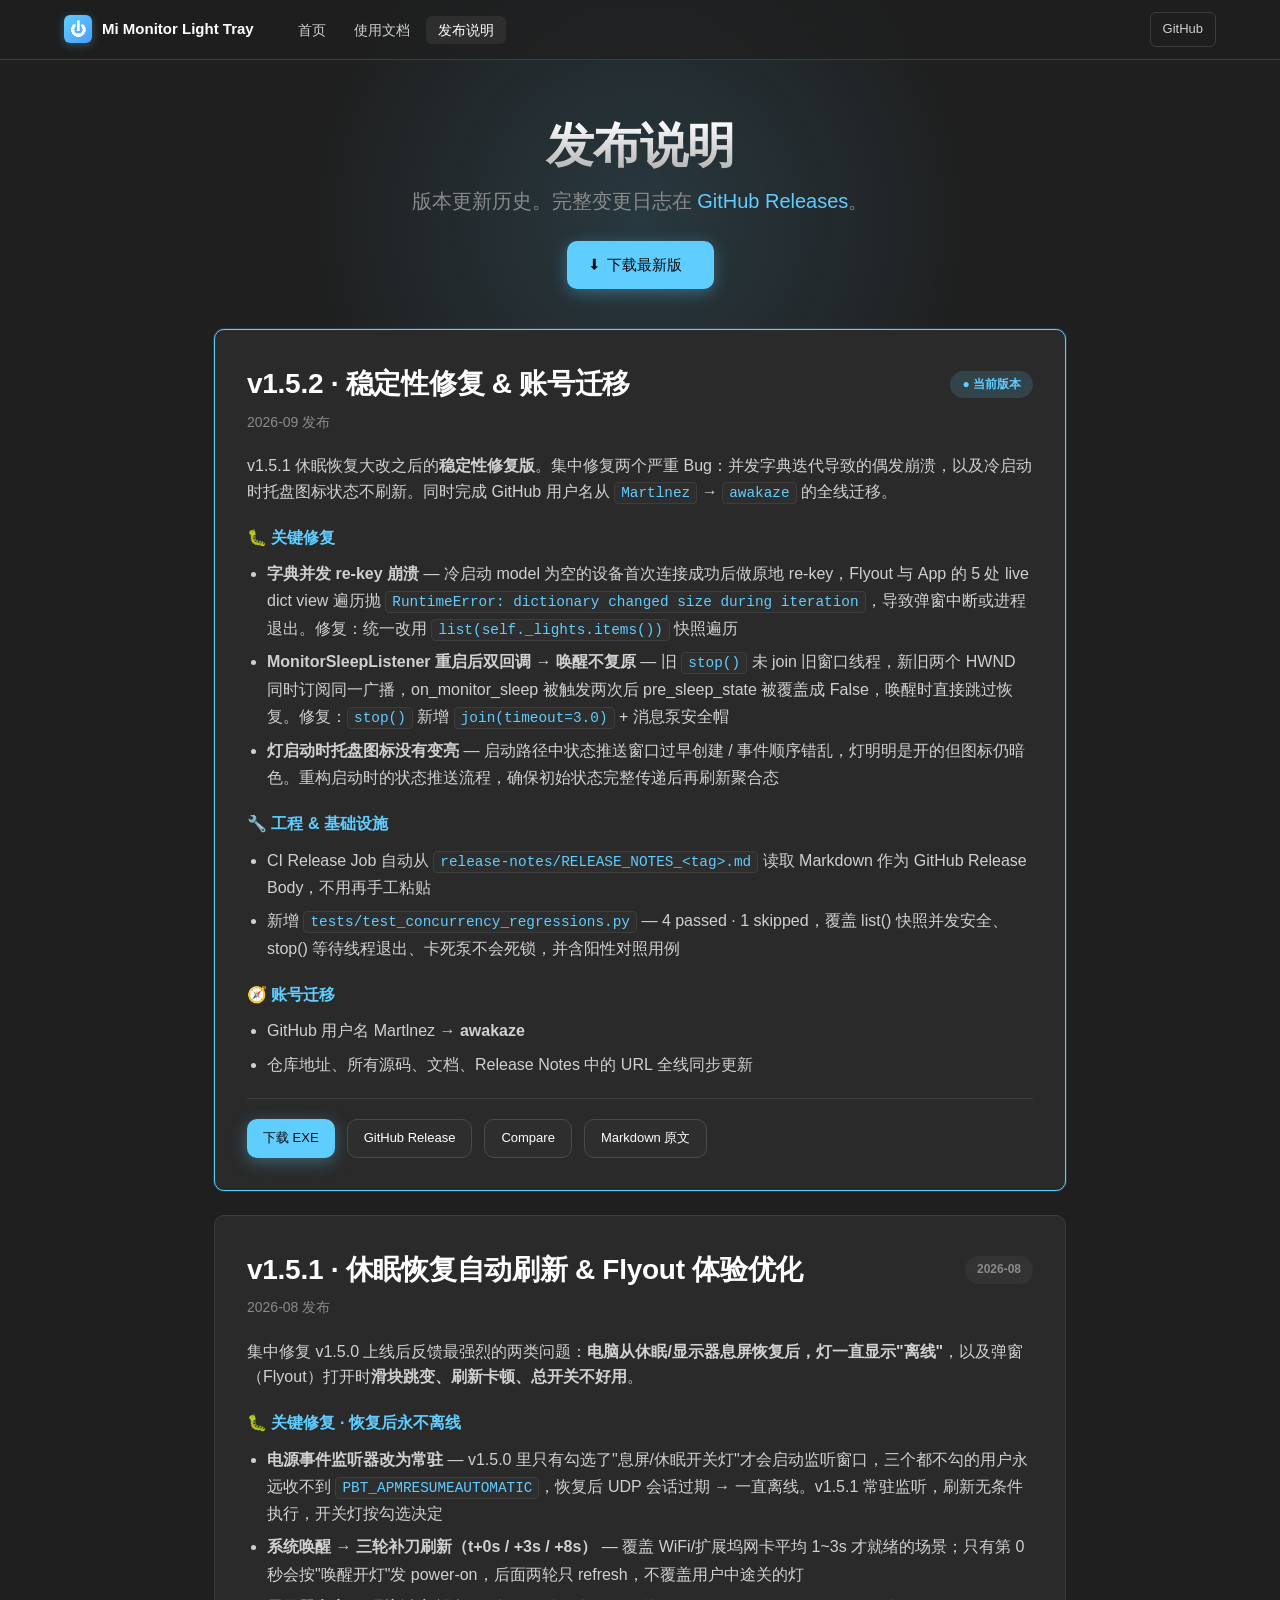
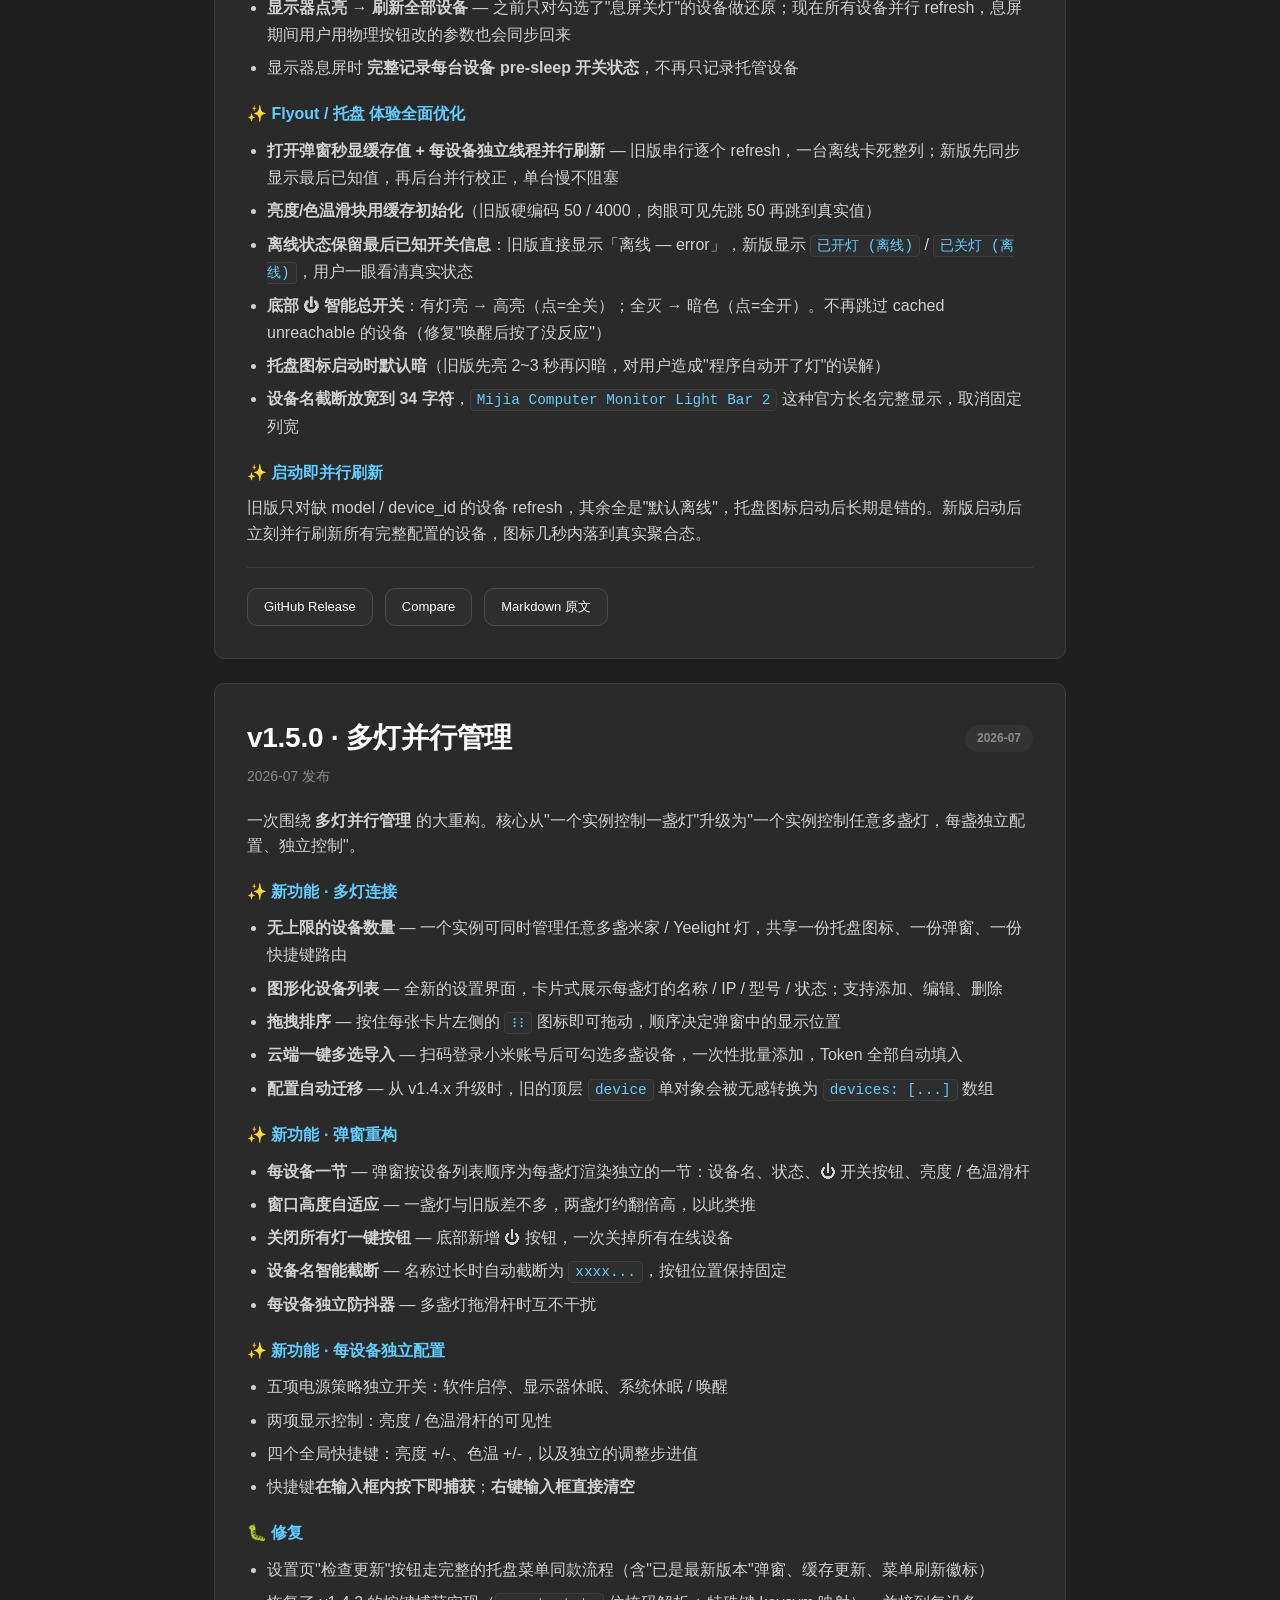
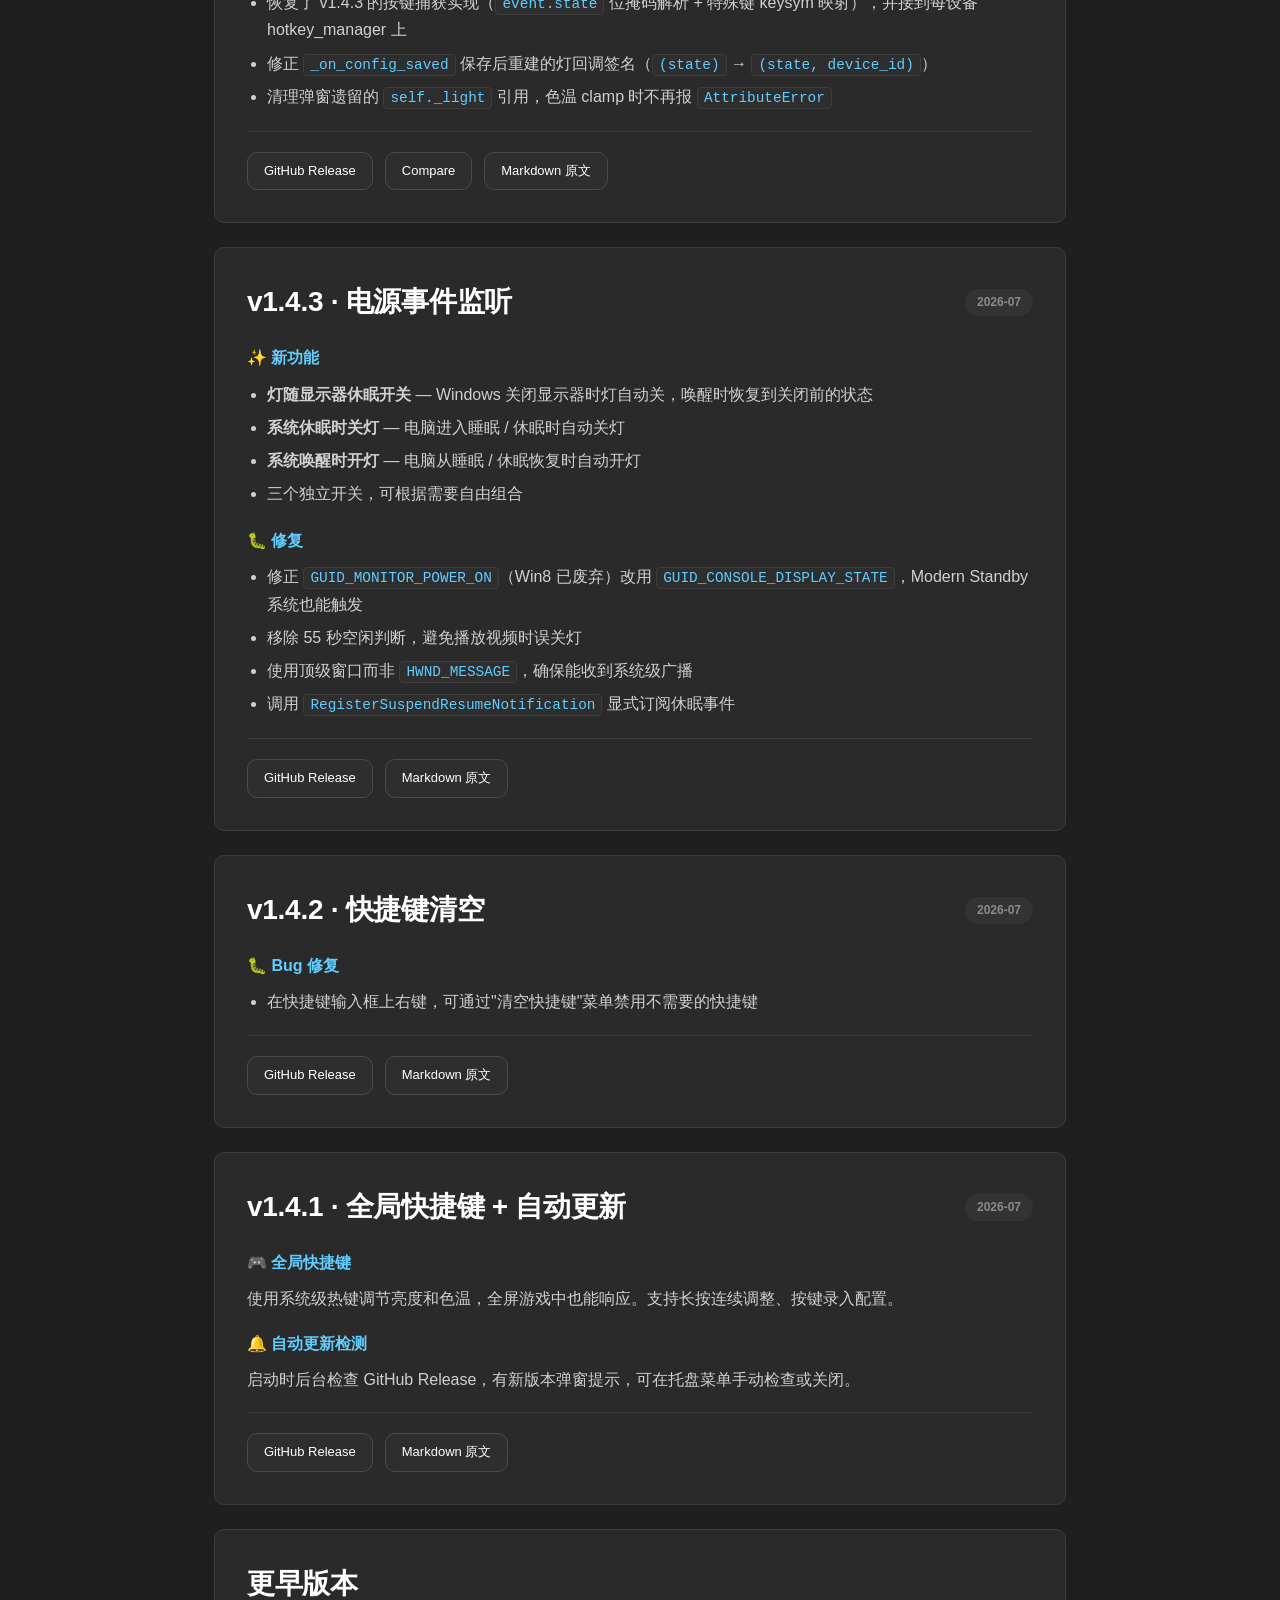
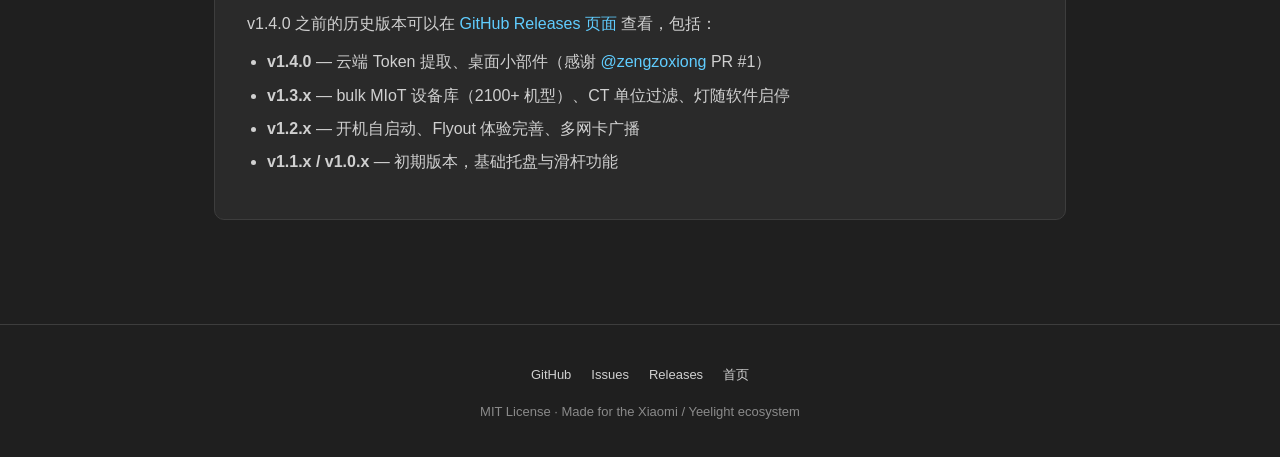
<file: docs/releases.html>
<!DOCTYPE html>
<html lang="zh-CN">
<head>
<meta charset="UTF-8">
<meta name="viewport" content="width=device-width, initial-scale=1.0">
<title>发布说明 — Mi Monitor Light Tray</title>
<meta name="description" content="Mi Monitor Light Tray 版本更新历史与 Release Notes。">
<link rel="icon" type="image/svg+xml" href="assets/img/favicon.svg">
<link rel="stylesheet" href="assets/css/style.css">
</head>
<body>

<nav class="nav">
    <div class="nav-inner">
        <a href="index.html" class="nav-logo">
            <span class="nav-logo-icon">⏻</span>
            <span>Mi Monitor Light Tray</span>
        </a>
        <ul class="nav-links">
            <li><a href="index.html">首页</a></li>
            <li><a href="guide.html">使用文档</a></li>
            <li><a href="releases.html">发布说明</a></li>
        </ul>
        <a href="https://github.com/awakaze/MiMonitorLightTray" class="nav-github" target="_blank" rel="noopener">GitHub</a>
    </div>
</nav>

<main class="page-main">

<section class="hero" style="padding: 20px 0 40px;">
    <h1 style="font-size: clamp(32px, 5vw, 48px); margin-bottom: 12px;">发布说明</h1>
    <p class="hero-sub" style="margin-bottom: 24px;">
        版本更新历史。完整变更日志在 <a href="https://github.com/awakaze/MiMonitorLightTray/releases" target="_blank" rel="noopener">GitHub Releases</a>。
    </p>
    <a class="btn btn-primary" data-download href="https://github.com/awakaze/MiMonitorLightTray/releases/latest" target="_blank" rel="noopener">
        <span>⬇</span>
        <span>下载最新版</span>
        <span class="btn-size"></span>
    </a>
</section>

<article class="release release-latest">
    <div class="release-header">
        <h2>v1.5.2 · 稳定性修复 &amp; 账号迁移</h2>
        <span class="release-tag">● 当前版本</span>
    </div>
    <p class="release-date">2026-09 发布</p>
    <div class="release-body">
        <p>v1.5.1 休眠恢复大改之后的<strong>稳定性修复版</strong>。集中修复两个严重 Bug：并发字典迭代导致的偶发崩溃，以及冷启动时托盘图标状态不刷新。同时完成 GitHub 用户名从 <code>Martlnez</code> → <code>awakaze</code> 的全线迁移。</p>

        <h3>🐛 关键修复</h3>
        <ul>
            <li><strong>字典并发 re-key 崩溃</strong> — 冷启动 model 为空的设备首次连接成功后做原地 re-key，Flyout 与 App 的 5 处 live dict view 遍历抛 <code>RuntimeError: dictionary changed size during iteration</code>，导致弹窗中断或进程退出。修复：统一改用 <code>list(self._lights.items())</code> 快照遍历</li>
            <li><strong>MonitorSleepListener 重启后双回调 → 唤醒不复原</strong> — 旧 <code>stop()</code> 未 join 旧窗口线程，新旧两个 HWND 同时订阅同一广播，on_monitor_sleep 被触发两次后 pre_sleep_state 被覆盖成 False，唤醒时直接跳过恢复。修复：<code>stop()</code> 新增 <code>join(timeout=3.0)</code> + 消息泵安全帽</li>
            <li><strong>灯启动时托盘图标没有变亮</strong> — 启动路径中状态推送窗口过早创建 / 事件顺序错乱，灯明明是开的但图标仍暗色。重构启动时的状态推送流程，确保初始状态完整传递后再刷新聚合态</li>
        </ul>

        <h3>🔧 工程 &amp; 基础设施</h3>
        <ul>
            <li>CI Release Job 自动从 <code>release-notes/RELEASE_NOTES_&lt;tag&gt;.md</code> 读取 Markdown 作为 GitHub Release Body，不用再手工粘贴</li>
            <li>新增 <code>tests/test_concurrency_regressions.py</code> — 4 passed · 1 skipped，覆盖 list() 快照并发安全、stop() 等待线程退出、卡死泵不会死锁，并含阳性对照用例</li>
        </ul>

        <h3>🧭 账号迁移</h3>
        <ul>
            <li>GitHub 用户名 Martlnez → <strong>awakaze</strong></li>
            <li>仓库地址、所有源码、文档、Release Notes 中的 URL 全线同步更新</li>
        </ul>
    </div>
    <div class="release-actions">
        <a class="btn btn-primary btn-sm" data-download href="https://github.com/awakaze/MiMonitorLightTray/releases/latest" target="_blank" rel="noopener">下载 EXE</a>
        <a class="btn btn-secondary btn-sm" href="https://github.com/awakaze/MiMonitorLightTray/releases/tag/v1.5.2" target="_blank" rel="noopener">GitHub Release</a>
        <a class="btn btn-secondary btn-sm" href="https://github.com/awakaze/MiMonitorLightTray/compare/v1.5.1...v1.5.2" target="_blank" rel="noopener">Compare</a>
        <a class="btn btn-secondary btn-sm" href="https://github.com/awakaze/MiMonitorLightTray/blob/main/release-notes/RELEASE_NOTES_v1.5.2.md" target="_blank" rel="noopener">Markdown 原文</a>
    </div>
</article>

<article class="release">
    <div class="release-header">
        <h2>v1.5.1 · 休眠恢复自动刷新 &amp; Flyout 体验优化</h2>
        <span class="release-tag" style="background: var(--bg-tertiary); color: var(--text-muted);">2026-08</span>
    </div>
    <p class="release-date">2026-08 发布</p>
    <div class="release-body">
        <p>集中修复 v1.5.0 上线后反馈最强烈的两类问题：<strong>电脑从休眠/显示器息屏恢复后，灯一直显示"离线"</strong>，以及弹窗（Flyout）打开时<strong>滑块跳变、刷新卡顿、总开关不好用</strong>。</p>

        <h3>🐛 关键修复 · 恢复后永不离线</h3>
        <ul>
            <li><strong>电源事件监听器改为常驻</strong> — v1.5.0 里只有勾选了"息屏/休眠开关灯"才会启动监听窗口，三个都不勾的用户永远收不到 <code>PBT_APMRESUMEAUTOMATIC</code>，恢复后 UDP 会话过期 → 一直离线。v1.5.1 常驻监听，刷新无条件执行，开关灯按勾选决定</li>
            <li><strong>系统唤醒 → 三轮补刀刷新（t+0s / +3s / +8s）</strong> — 覆盖 WiFi/扩展坞网卡平均 1~3s 才就绪的场景；只有第 0 秒会按"唤醒开灯"发 power-on，后面两轮只 refresh，不覆盖用户中途关的灯</li>
            <li><strong>显示器点亮 → 刷新全部设备</strong> — 之前只对勾选了"息屏关灯"的设备做还原；现在所有设备并行 refresh，息屏期间用户用物理按钮改的参数也会同步回来</li>
            <li>显示器息屏时 <strong>完整记录每台设备 pre-sleep 开关状态</strong>，不再只记录托管设备</li>
        </ul>

        <h3>✨ Flyout / 托盘 体验全面优化</h3>
        <ul>
            <li><strong>打开弹窗秒显缓存值 + 每设备独立线程并行刷新</strong> — 旧版串行逐个 refresh，一台离线卡死整列；新版先同步显示最后已知值，再后台并行校正，单台慢不阻塞</li>
            <li><strong>亮度/色温滑块用缓存初始化</strong>（旧版硬编码 50 / 4000，肉眼可见先跳 50 再跳到真实值）</li>
            <li><strong>离线状态保留最后已知开关信息</strong>：旧版直接显示「离线 — error」，新版显示 <code>已开灯 (离线)</code> / <code>已关灯 (离线)</code>，用户一眼看清真实状态</li>
            <li><strong>底部 ⏻ 智能总开关</strong>：有灯亮 → 高亮（点=全关）；全灭 → 暗色（点=全开）。不再跳过 cached unreachable 的设备（修复"唤醒后按了没反应"）</li>
            <li><strong>托盘图标启动时默认暗</strong>（旧版先亮 2~3 秒再闪暗，对用户造成"程序自动开了灯"的误解）</li>
            <li><strong>设备名截断放宽到 34 字符</strong>，<code>Mijia Computer Monitor Light Bar 2</code> 这种官方长名完整显示，取消固定列宽</li>
        </ul>

        <h3>✨ 启动即并行刷新</h3>
        <p>旧版只对缺 model / device_id 的设备 refresh，其余全是"默认离线"，托盘图标启动后长期是错的。新版启动后立刻并行刷新所有完整配置的设备，图标几秒内落到真实聚合态。</p>
    </div>
    <div class="release-actions">
        <a class="btn btn-secondary btn-sm" href="https://github.com/awakaze/MiMonitorLightTray/releases/tag/v1.5.1" target="_blank" rel="noopener">GitHub Release</a>
        <a class="btn btn-secondary btn-sm" href="https://github.com/awakaze/MiMonitorLightTray/compare/v1.5.0...v1.5.1" target="_blank" rel="noopener">Compare</a>
        <a class="btn btn-secondary btn-sm" href="https://github.com/awakaze/MiMonitorLightTray/blob/main/release-notes/RELEASE_NOTES_v1.5.1.md" target="_blank" rel="noopener">Markdown 原文</a>
    </div>
</article>

<article class="release">
    <div class="release-header">
        <h2>v1.5.0 · 多灯并行管理</h2>
        <span class="release-tag" style="background: var(--bg-tertiary); color: var(--text-muted);">2026-07</span>
    </div>
    <p class="release-date">2026-07 发布</p>
    <div class="release-body">
        <p>一次围绕 <strong>多灯并行管理</strong> 的大重构。核心从"一个实例控制一盏灯"升级为"一个实例控制任意多盏灯，每盏独立配置、独立控制"。</p>

        <h3>✨ 新功能 · 多灯连接</h3>
        <ul>
            <li><strong>无上限的设备数量</strong> — 一个实例可同时管理任意多盏米家 / Yeelight 灯，共享一份托盘图标、一份弹窗、一份快捷键路由</li>
            <li><strong>图形化设备列表</strong> — 全新的设置界面，卡片式展示每盏灯的名称 / IP / 型号 / 状态；支持添加、编辑、删除</li>
            <li><strong>拖拽排序</strong> — 按住每张卡片左侧的 <code>⋮⋮</code> 图标即可拖动，顺序决定弹窗中的显示位置</li>
            <li><strong>云端一键多选导入</strong> — 扫码登录小米账号后可勾选多盏设备，一次性批量添加，Token 全部自动填入</li>
            <li><strong>配置自动迁移</strong> — 从 v1.4.x 升级时，旧的顶层 <code>device</code> 单对象会被无感转换为 <code>devices: [...]</code> 数组</li>
        </ul>

        <h3>✨ 新功能 · 弹窗重构</h3>
        <ul>
            <li><strong>每设备一节</strong> — 弹窗按设备列表顺序为每盏灯渲染独立的一节：设备名、状态、⏻ 开关按钮、亮度 / 色温滑杆</li>
            <li><strong>窗口高度自适应</strong> — 一盏灯与旧版差不多，两盏灯约翻倍高，以此类推</li>
            <li><strong>关闭所有灯一键按钮</strong> — 底部新增 ⏻ 按钮，一次关掉所有在线设备</li>
            <li><strong>设备名智能截断</strong> — 名称过长时自动截断为 <code>xxxx...</code>，按钮位置保持固定</li>
            <li><strong>每设备独立防抖器</strong> — 多盏灯拖滑杆时互不干扰</li>
        </ul>

        <h3>✨ 新功能 · 每设备独立配置</h3>
        <ul>
            <li>五项电源策略独立开关：软件启停、显示器休眠、系统休眠 / 唤醒</li>
            <li>两项显示控制：亮度 / 色温滑杆的可见性</li>
            <li>四个全局快捷键：亮度 +/-、色温 +/-，以及独立的调整步进值</li>
            <li>快捷键<strong>在输入框内按下即捕获</strong>；<strong>右键输入框直接清空</strong></li>
        </ul>

        <h3>🐛 修复</h3>
        <ul>
            <li>设置页"检查更新"按钮走完整的托盘菜单同款流程（含"已是最新版本"弹窗、缓存更新、菜单刷新徽标）</li>
            <li>恢复了 v1.4.3 的按键捕获实现（<code>event.state</code> 位掩码解析 + 特殊键 keysym 映射），并接到每设备 hotkey_manager 上</li>
            <li>修正 <code>_on_config_saved</code> 保存后重建的灯回调签名（<code>(state)</code> → <code>(state, device_id)</code>）</li>
            <li>清理弹窗遗留的 <code>self._light</code> 引用，色温 clamp 时不再报 <code>AttributeError</code></li>
        </ul>
    </div>
    <div class="release-actions">
        <a class="btn btn-secondary btn-sm" href="https://github.com/awakaze/MiMonitorLightTray/releases/tag/v1.5.0" target="_blank" rel="noopener">GitHub Release</a>
        <a class="btn btn-secondary btn-sm" href="https://github.com/awakaze/MiMonitorLightTray/compare/v1.4.3...v1.5.0" target="_blank" rel="noopener">Compare</a>
        <a class="btn btn-secondary btn-sm" href="https://github.com/awakaze/MiMonitorLightTray/blob/main/release-notes/RELEASE_NOTES_v1.5.0.md" target="_blank" rel="noopener">Markdown 原文</a>
    </div>
</article>

<article class="release">
    <div class="release-header">
        <h2>v1.4.3 · 电源事件监听</h2>
        <span class="release-tag" style="background: var(--bg-tertiary); color: var(--text-muted);">2026-07</span>
    </div>
    <div class="release-body">
        <h3>✨ 新功能</h3>
        <ul>
            <li><strong>灯随显示器休眠开关</strong> — Windows 关闭显示器时灯自动关，唤醒时恢复到关闭前的状态</li>
            <li><strong>系统休眠时关灯</strong> — 电脑进入睡眠 / 休眠时自动关灯</li>
            <li><strong>系统唤醒时开灯</strong> — 电脑从睡眠 / 休眠恢复时自动开灯</li>
            <li>三个独立开关，可根据需要自由组合</li>
        </ul>
        <h3>🐛 修复</h3>
        <ul>
            <li>修正 <code>GUID_MONITOR_POWER_ON</code>（Win8 已废弃）改用 <code>GUID_CONSOLE_DISPLAY_STATE</code>，Modern Standby 系统也能触发</li>
            <li>移除 55 秒空闲判断，避免播放视频时误关灯</li>
            <li>使用顶级窗口而非 <code>HWND_MESSAGE</code>，确保能收到系统级广播</li>
            <li>调用 <code>RegisterSuspendResumeNotification</code> 显式订阅休眠事件</li>
        </ul>
    </div>
    <div class="release-actions">
        <a class="btn btn-secondary btn-sm" href="https://github.com/awakaze/MiMonitorLightTray/releases/tag/v1.4.3" target="_blank" rel="noopener">GitHub Release</a>
        <a class="btn btn-secondary btn-sm" href="https://github.com/awakaze/MiMonitorLightTray/blob/main/release-notes/RELEASE_NOTES_v1.4.3.md" target="_blank" rel="noopener">Markdown 原文</a>
    </div>
</article>

<article class="release">
    <div class="release-header">
        <h2>v1.4.2 · 快捷键清空</h2>
        <span class="release-tag" style="background: var(--bg-tertiary); color: var(--text-muted);">2026-07</span>
    </div>
    <div class="release-body">
        <h3>🐛 Bug 修复</h3>
        <ul>
            <li>在快捷键输入框上右键，可通过"清空快捷键"菜单禁用不需要的快捷键</li>
        </ul>
    </div>
    <div class="release-actions">
        <a class="btn btn-secondary btn-sm" href="https://github.com/awakaze/MiMonitorLightTray/releases/tag/v1.4.2" target="_blank" rel="noopener">GitHub Release</a>
        <a class="btn btn-secondary btn-sm" href="https://github.com/awakaze/MiMonitorLightTray/blob/main/release-notes/RELEASE_NOTES_v1.4.2.md" target="_blank" rel="noopener">Markdown 原文</a>
    </div>
</article>

<article class="release">
    <div class="release-header">
        <h2>v1.4.1 · 全局快捷键 + 自动更新</h2>
        <span class="release-tag" style="background: var(--bg-tertiary); color: var(--text-muted);">2026-07</span>
    </div>
    <div class="release-body">
        <h3>🎮 全局快捷键</h3>
        <p>使用系统级热键调节亮度和色温，全屏游戏中也能响应。支持长按连续调整、按键录入配置。</p>
        <h3>🔔 自动更新检测</h3>
        <p>启动时后台检查 GitHub Release，有新版本弹窗提示，可在托盘菜单手动检查或关闭。</p>
    </div>
    <div class="release-actions">
        <a class="btn btn-secondary btn-sm" href="https://github.com/awakaze/MiMonitorLightTray/releases/tag/v1.4.1" target="_blank" rel="noopener">GitHub Release</a>
        <a class="btn btn-secondary btn-sm" href="https://github.com/awakaze/MiMonitorLightTray/blob/main/release-notes/RELEASE_NOTES_v1.4.1.md" target="_blank" rel="noopener">Markdown 原文</a>
    </div>
</article>

<article class="release">
    <div class="release-header">
        <h2>更早版本</h2>
    </div>
    <div class="release-body">
        <p>v1.4.0 之前的历史版本可以在 <a href="https://github.com/awakaze/MiMonitorLightTray/releases" target="_blank" rel="noopener">GitHub Releases 页面</a> 查看，包括：</p>
        <ul>
            <li><strong>v1.4.0</strong> — 云端 Token 提取、桌面小部件（感谢 <a href="https://github.com/zengzoxiong" target="_blank" rel="noopener">@zengzoxiong</a> PR #1）</li>
            <li><strong>v1.3.x</strong> — bulk MIoT 设备库（2100+ 机型）、CT 单位过滤、灯随软件启停</li>
            <li><strong>v1.2.x</strong> — 开机自启动、Flyout 体验完善、多网卡广播</li>
            <li><strong>v1.1.x / v1.0.x</strong> — 初期版本，基础托盘与滑杆功能</li>
        </ul>
    </div>
</article>

</main>

<footer>
    <div class="footer-links">
        <a href="https://github.com/awakaze/MiMonitorLightTray" target="_blank" rel="noopener">GitHub</a>
        <a href="https://github.com/awakaze/MiMonitorLightTray/issues" target="_blank" rel="noopener">Issues</a>
        <a href="https://github.com/awakaze/MiMonitorLightTray/releases" target="_blank" rel="noopener">Releases</a>
        <a href="index.html">首页</a>
    </div>
    <div>MIT License · Made for the Xiaomi / Yeelight ecosystem</div>
</footer>

<script src="assets/js/main.js"></script>
</body>
</html>
</file>
<file: docs/assets/css/style.css>
/* ============================================================
   Mi Monitor Light Tray — GitHub Pages
   Fluent Design 深色主题，配色沿用桌面应用
   ============================================================ */

:root {
    --bg-primary:      #1f1f1f;
    --bg-secondary:    #2a2a2a;
    --bg-tertiary:     #333333;
    --bg-elevated:     #2e2e2e;
    --border:          #3d3d3d;
    --border-strong:   #4a4a4a;
    --text-primary:    #ffffff;
    --text-secondary:  #d0d0d0;
    --text-muted:      #8a8a8a;
    --accent:          #60cdff;
    --accent-hover:    #9de4ff;
    --accent-dim:      rgba(96, 205, 255, 0.15);
    --success:         #6ccb5f;
    --warning:         #ffb020;
    --danger:          #ff6b6b;
    --radius-sm:       6px;
    --radius:          10px;
    --radius-lg:       16px;
    --shadow:          0 4px 20px rgba(0, 0, 0, 0.4);
    --shadow-lg:       0 8px 40px rgba(0, 0, 0, 0.5);
    --font-sans:       "Segoe UI Variable Display", "Microsoft YaHei UI",
                       -apple-system, BlinkMacSystemFont, "Helvetica Neue", sans-serif;
    --font-mono:       "Cascadia Code", "Consolas", "SF Mono", Menlo, monospace;
}

* {
    box-sizing: border-box;
    margin: 0;
    padding: 0;
}

html {
    scroll-behavior: smooth;
    scroll-padding-top: 80px;
}

body {
    font-family: var(--font-sans);
    background: var(--bg-primary);
    color: var(--text-primary);
    line-height: 1.6;
    -webkit-font-smoothing: antialiased;
    -moz-osx-font-smoothing: grayscale;
    overflow-x: hidden;
}

/* 背景光晕 */
body::before {
    content: "";
    position: fixed;
    top: -20%;
    left: 50%;
    transform: translateX(-50%);
    width: 800px;
    height: 800px;
    background: radial-gradient(circle, var(--accent-dim) 0%, transparent 60%);
    pointer-events: none;
    z-index: 0;
}

a { color: var(--accent); text-decoration: none; transition: color 0.15s; }
a:hover { color: var(--accent-hover); }

code {
    font-family: var(--font-mono);
    background: var(--bg-elevated);
    border: 1px solid var(--border);
    border-radius: 4px;
    padding: 2px 6px;
    font-size: 0.9em;
    color: var(--accent);
}

pre {
    background: var(--bg-secondary);
    border: 1px solid var(--border);
    border-radius: var(--radius);
    padding: 16px 20px;
    overflow-x: auto;
    font-family: var(--font-mono);
    font-size: 13.5px;
    line-height: 1.65;
    color: var(--text-secondary);
    margin: 16px 0;
}

pre code {
    background: transparent;
    border: none;
    padding: 0;
    color: inherit;
    font-size: inherit;
}

/* ============================================================
   顶部导航
   ============================================================ */

.nav {
    position: fixed;
    top: 0;
    left: 0;
    right: 0;
    z-index: 100;
    background: rgba(31, 31, 31, 0.75);
    backdrop-filter: blur(20px) saturate(140%);
    -webkit-backdrop-filter: blur(20px) saturate(140%);
    border-bottom: 1px solid var(--border);
}

.nav-inner {
    max-width: 1200px;
    margin: 0 auto;
    padding: 12px 24px;
    display: flex;
    align-items: center;
    gap: 32px;
}

.nav-logo {
    display: flex;
    align-items: center;
    gap: 10px;
    font-weight: 600;
    font-size: 15px;
    color: var(--text-primary);
}

.nav-logo-icon {
    width: 28px;
    height: 28px;
    border-radius: 6px;
    background: linear-gradient(135deg, var(--accent), #4a9eff);
    display: flex;
    align-items: center;
    justify-content: center;
    font-size: 16px;
    box-shadow: 0 2px 8px rgba(96, 205, 255, 0.3);
}

.nav-links {
    display: flex;
    gap: 4px;
    flex: 1;
    list-style: none;
}

.nav-links a {
    color: var(--text-secondary);
    font-size: 14px;
    padding: 6px 12px;
    border-radius: var(--radius-sm);
    transition: background 0.15s, color 0.15s;
}

.nav-links a:hover,
.nav-links a.active {
    color: var(--text-primary);
    background: var(--bg-elevated);
}

.nav-github {
    display: flex;
    align-items: center;
    gap: 6px;
    padding: 6px 12px;
    border: 1px solid var(--border);
    border-radius: var(--radius-sm);
    color: var(--text-secondary);
    font-size: 13px;
    transition: border-color 0.15s, color 0.15s;
}

.nav-github:hover {
    border-color: var(--accent);
    color: var(--accent);
}

/* ============================================================
   主容器
   ============================================================ */

main {
    max-width: 1200px;
    margin: 0 auto;
    padding: 100px 24px 80px;
    position: relative;
    z-index: 1;
}

.page-main {
    max-width: 900px;
}

/* ============================================================
   Hero 首屏
   ============================================================ */

.hero {
    text-align: center;
    padding: 40px 0 60px;
}

.hero-badge {
    display: inline-flex;
    align-items: center;
    gap: 8px;
    padding: 6px 14px;
    background: var(--accent-dim);
    border: 1px solid var(--accent);
    border-radius: 999px;
    color: var(--accent);
    font-size: 13px;
    font-weight: 500;
    margin-bottom: 24px;
}

.hero h1 {
    font-size: clamp(36px, 6vw, 64px);
    font-weight: 700;
    letter-spacing: -0.02em;
    line-height: 1.1;
    margin-bottom: 20px;
    background: linear-gradient(180deg, var(--text-primary) 0%, #b0b0b0 100%);
    -webkit-background-clip: text;
    background-clip: text;
    -webkit-text-fill-color: transparent;
}

.hero-sub {
    font-size: clamp(16px, 2vw, 20px);
    color: var(--text-muted);
    max-width: 640px;
    margin: 0 auto 36px;
    line-height: 1.6;
}

.hero-actions {
    display: flex;
    gap: 12px;
    justify-content: center;
    flex-wrap: wrap;
    margin-bottom: 20px;
}

.btn {
    display: inline-flex;
    align-items: center;
    gap: 8px;
    padding: 12px 24px;
    border-radius: var(--radius);
    font-size: 15px;
    font-weight: 500;
    transition: all 0.15s;
    cursor: pointer;
    border: none;
    font-family: inherit;
}

.btn-primary {
    background: var(--accent);
    color: #0a0a0a;
    box-shadow: 0 4px 16px rgba(96, 205, 255, 0.35);
}

.btn-primary:hover {
    background: var(--accent-hover);
    color: #0a0a0a;
    transform: translateY(-1px);
    box-shadow: 0 6px 20px rgba(96, 205, 255, 0.45);
}

.btn-secondary {
    background: var(--bg-elevated);
    border: 1px solid var(--border-strong);
    color: var(--text-primary);
}

.btn-secondary:hover {
    background: var(--bg-tertiary);
    border-color: var(--accent);
    color: var(--text-primary);
}

.hero-meta {
    font-size: 13px;
    color: var(--text-muted);
    display: flex;
    gap: 16px;
    justify-content: center;
    flex-wrap: wrap;
}

.hero-meta span::before {
    content: "•";
    margin-right: 16px;
    color: var(--border-strong);
}
.hero-meta span:first-child::before { content: none; }

/* ============================================================
   Section & 标题
   ============================================================ */

section { padding: 60px 0; }

.section-title {
    font-size: 32px;
    font-weight: 700;
    letter-spacing: -0.01em;
    margin-bottom: 12px;
    text-align: center;
}

.section-sub {
    color: var(--text-muted);
    text-align: center;
    max-width: 560px;
    margin: 0 auto 48px;
    font-size: 16px;
}

/* ============================================================
   截图预览
   ============================================================ */

.preview {
    display: flex;
    justify-content: center;
    margin-bottom: 40px;
}

.preview-mock {
    width: 360px;
    background: var(--bg-primary);
    border: 1px solid var(--border-strong);
    border-radius: var(--radius-lg);
    padding: 14px 14px 6px;
    box-shadow: var(--shadow-lg);
    transform: perspective(1200px) rotateX(2deg);
}

.mock-device {
    padding: 10px 4px 12px;
    border-bottom: 1px solid var(--border);
}
.mock-device:last-of-type { border-bottom: none; padding-bottom: 8px; }

.mock-device-header {
    display: flex;
    justify-content: space-between;
    align-items: center;
    margin-bottom: 10px;
}

.mock-device-name {
    font-size: 13px;
    font-weight: 600;
    color: var(--text-primary);
}

.mock-device-status {
    font-size: 12px;
    color: var(--text-muted);
}

.mock-power {
    font-size: 16px;
    color: var(--text-muted);
    padding: 0 6px;
}
.mock-power.on { color: var(--accent); }

.mock-slider-label {
    font-size: 11px;
    color: var(--text-muted);
    margin-bottom: 4px;
    display: flex;
    justify-content: space-between;
}

.mock-slider-label span:last-child { color: var(--text-primary); font-weight: 600; }

.mock-slider {
    height: 4px;
    background: var(--border);
    border-radius: 2px;
    position: relative;
    margin-bottom: 12px;
}
.mock-slider:last-child { margin-bottom: 0; }

.mock-slider-fill {
    position: absolute;
    top: 0;
    left: 0;
    height: 100%;
    background: var(--accent);
    border-radius: 2px;
}

.mock-slider-thumb {
    position: absolute;
    top: 50%;
    width: 14px;
    height: 14px;
    background: var(--accent);
    border-radius: 50%;
    transform: translate(-50%, -50%);
    box-shadow: 0 0 0 3px rgba(96, 205, 255, 0.2);
}

.mock-footer {
    display: flex;
    justify-content: flex-end;
    gap: 8px;
    padding-top: 10px;
    border-top: 1px solid var(--border);
    margin-top: 6px;
}

.mock-footer-btn {
    font-size: 14px;
    color: var(--text-muted);
    padding: 2px 8px;
    cursor: default;
}

/* ============================================================
   特性卡片
   ============================================================ */

.features {
    display: grid;
    grid-template-columns: repeat(auto-fit, minmax(280px, 1fr));
    gap: 16px;
}

.feature {
    background: var(--bg-secondary);
    border: 1px solid var(--border);
    border-radius: var(--radius);
    padding: 24px;
    transition: transform 0.2s, border-color 0.2s;
}

.feature:hover {
    transform: translateY(-2px);
    border-color: var(--accent);
}

.feature-icon {
    width: 40px;
    height: 40px;
    border-radius: 8px;
    background: var(--accent-dim);
    color: var(--accent);
    display: flex;
    align-items: center;
    justify-content: center;
    font-size: 20px;
    margin-bottom: 14px;
}

.feature h3 {
    font-size: 17px;
    margin-bottom: 8px;
    font-weight: 600;
}

.feature p {
    color: var(--text-muted);
    font-size: 14px;
    line-height: 1.55;
}

/* ============================================================
   快速上手
   ============================================================ */

.steps {
    display: grid;
    gap: 20px;
    max-width: 760px;
    margin: 0 auto;
}

.step {
    display: grid;
    grid-template-columns: 48px 1fr;
    gap: 20px;
    background: var(--bg-secondary);
    border: 1px solid var(--border);
    border-radius: var(--radius);
    padding: 20px 24px;
    align-items: start;
}

.step-num {
    width: 40px;
    height: 40px;
    border-radius: 50%;
    background: var(--accent-dim);
    border: 1px solid var(--accent);
    color: var(--accent);
    display: flex;
    align-items: center;
    justify-content: center;
    font-weight: 700;
    font-size: 16px;
}

.step h3 { font-size: 17px; margin-bottom: 6px; }
.step p { color: var(--text-muted); font-size: 14px; }

/* ============================================================
   兼容设备
   ============================================================ */

.compat {
    background: var(--bg-secondary);
    border: 1px solid var(--border);
    border-radius: var(--radius);
    padding: 32px;
    max-width: 800px;
    margin: 0 auto;
}

.compat-stat {
    display: flex;
    justify-content: space-around;
    gap: 24px;
    margin-bottom: 24px;
    flex-wrap: wrap;
}

.compat-stat-item {
    text-align: center;
}

.compat-stat-num {
    font-size: 40px;
    font-weight: 700;
    color: var(--accent);
    line-height: 1;
    margin-bottom: 6px;
}

.compat-stat-label {
    font-size: 13px;
    color: var(--text-muted);
}

/* ============================================================
   Footer
   ============================================================ */

footer {
    border-top: 1px solid var(--border);
    padding: 40px 24px;
    text-align: center;
    color: var(--text-muted);
    font-size: 13px;
    position: relative;
    z-index: 1;
}

footer a { color: var(--text-secondary); }

.footer-links {
    display: flex;
    gap: 20px;
    justify-content: center;
    margin-bottom: 16px;
    flex-wrap: wrap;
}

/* ============================================================
   文档页样式
   ============================================================ */

.doc-layout {
    display: grid;
    grid-template-columns: 240px 1fr;
    gap: 48px;
    align-items: start;
}

.doc-toc {
    position: sticky;
    top: 88px;
    max-height: calc(100vh - 100px);
    overflow-y: auto;
    padding: 20px 0;
    border-right: 1px solid var(--border);
    padding-right: 20px;
}

.doc-toc h4 {
    font-size: 12px;
    text-transform: uppercase;
    letter-spacing: 0.05em;
    color: var(--text-muted);
    margin-bottom: 12px;
    font-weight: 600;
}

.doc-toc ul { list-style: none; }

.doc-toc a {
    display: block;
    padding: 6px 12px;
    color: var(--text-secondary);
    font-size: 13.5px;
    border-radius: var(--radius-sm);
    margin-bottom: 2px;
    transition: background 0.15s, color 0.15s;
    border-left: 2px solid transparent;
}

.doc-toc a:hover {
    background: var(--bg-elevated);
    color: var(--text-primary);
}

.doc-toc a.active {
    color: var(--accent);
    border-left-color: var(--accent);
    background: var(--accent-dim);
}

.doc-content {
    min-width: 0;
    max-width: 780px;
}

.doc-content h1 {
    font-size: 40px;
    font-weight: 700;
    margin-bottom: 12px;
    letter-spacing: -0.02em;
}

.doc-content .doc-lead {
    color: var(--text-muted);
    font-size: 17px;
    margin-bottom: 40px;
    padding-bottom: 24px;
    border-bottom: 1px solid var(--border);
}

.doc-content h2 {
    font-size: 26px;
    font-weight: 700;
    margin: 48px 0 16px;
    letter-spacing: -0.01em;
    padding-top: 8px;
}

.doc-content h3 {
    font-size: 18px;
    font-weight: 600;
    margin: 28px 0 12px;
}

.doc-content p {
    color: var(--text-secondary);
    margin-bottom: 14px;
    line-height: 1.75;
}

.doc-content ul,
.doc-content ol {
    margin: 12px 0 20px 24px;
    color: var(--text-secondary);
}

.doc-content li {
    margin-bottom: 6px;
    line-height: 1.7;
}

.doc-content strong {
    color: var(--text-primary);
    font-weight: 600;
}

.doc-content blockquote {
    border-left: 3px solid var(--accent);
    background: var(--accent-dim);
    padding: 12px 20px;
    margin: 20px 0;
    border-radius: 0 var(--radius-sm) var(--radius-sm) 0;
    color: var(--text-secondary);
}

.doc-content table {
    border-collapse: collapse;
    width: 100%;
    margin: 20px 0;
    font-size: 14px;
    border: 1px solid var(--border);
    border-radius: var(--radius);
    overflow: hidden;
}

.doc-content th,
.doc-content td {
    padding: 10px 14px;
    text-align: left;
    border-bottom: 1px solid var(--border);
}

.doc-content th {
    background: var(--bg-elevated);
    font-weight: 600;
    font-size: 13px;
    color: var(--text-primary);
}

.doc-content tr:last-child td { border-bottom: none; }

.doc-content tr:hover td { background: var(--bg-elevated); }

.callout {
    display: flex;
    gap: 14px;
    padding: 16px 20px;
    border-radius: var(--radius);
    margin: 20px 0;
    border-left: 3px solid;
    background: var(--bg-secondary);
}

.callout-icon { font-size: 20px; flex-shrink: 0; }
.callout-body { flex: 1; }
.callout-body p:last-child { margin-bottom: 0; }
.callout-info    { border-left-color: var(--accent); }
.callout-warn    { border-left-color: var(--warning); }
.callout-success { border-left-color: var(--success); }

/* ============================================================
   Release 页
   ============================================================ */

.release {
    background: var(--bg-secondary);
    border: 1px solid var(--border);
    border-radius: var(--radius);
    padding: 32px;
    margin-bottom: 24px;
}

.release-latest {
    border-color: var(--accent);
    box-shadow: 0 0 0 1px var(--accent-dim);
}

.release-header {
    display: flex;
    align-items: center;
    justify-content: space-between;
    margin-bottom: 4px;
    flex-wrap: wrap;
    gap: 12px;
}

.release-header h2 {
    font-size: 28px;
    font-weight: 700;
    margin: 0;
    letter-spacing: -0.01em;
}

.release-tag {
    display: inline-flex;
    align-items: center;
    gap: 6px;
    padding: 4px 12px;
    background: var(--accent-dim);
    color: var(--accent);
    border-radius: 999px;
    font-size: 12px;
    font-weight: 600;
}

.release-date {
    color: var(--text-muted);
    font-size: 14px;
    margin-bottom: 20px;
}

.release-body h3 {
    font-size: 16px;
    margin: 20px 0 10px;
    font-weight: 600;
    color: var(--accent);
}

.release-body ul {
    margin: 8px 0 12px 20px;
    color: var(--text-secondary);
}

.release-body li { margin-bottom: 6px; line-height: 1.7; }
.release-body p { color: var(--text-secondary); margin-bottom: 12px; }

.release-actions {
    margin-top: 20px;
    padding-top: 20px;
    border-top: 1px solid var(--border);
    display: flex;
    gap: 12px;
    flex-wrap: wrap;
}

.btn-sm {
    padding: 8px 16px;
    font-size: 13px;
}

/* ============================================================
   响应式
   ============================================================ */

@media (max-width: 768px) {
    .nav-links { display: none; }
    .nav-inner { padding: 12px 16px; }
    main { padding: 90px 16px 60px; }

    .doc-layout {
        grid-template-columns: 1fr;
        gap: 24px;
    }
    .doc-toc {
        position: static;
        max-height: none;
        border-right: none;
        border-bottom: 1px solid var(--border);
        padding-right: 0;
        padding-bottom: 20px;
    }
    .doc-toc ul { display: flex; flex-wrap: wrap; gap: 4px; }
    .doc-toc a { padding: 4px 10px; font-size: 12.5px; }

    section { padding: 40px 0; }
    .hero { padding: 20px 0 40px; }
    pre { font-size: 12.5px; padding: 12px 14px; }
    .compat { padding: 24px 20px; }
    .release { padding: 24px 20px; }
}

/* 滚动条 */
::-webkit-scrollbar { width: 10px; height: 10px; }
::-webkit-scrollbar-track { background: var(--bg-primary); }
::-webkit-scrollbar-thumb { background: var(--border-strong); border-radius: 5px; }
::-webkit-scrollbar-thumb:hover { background: var(--text-muted); }
</file>
